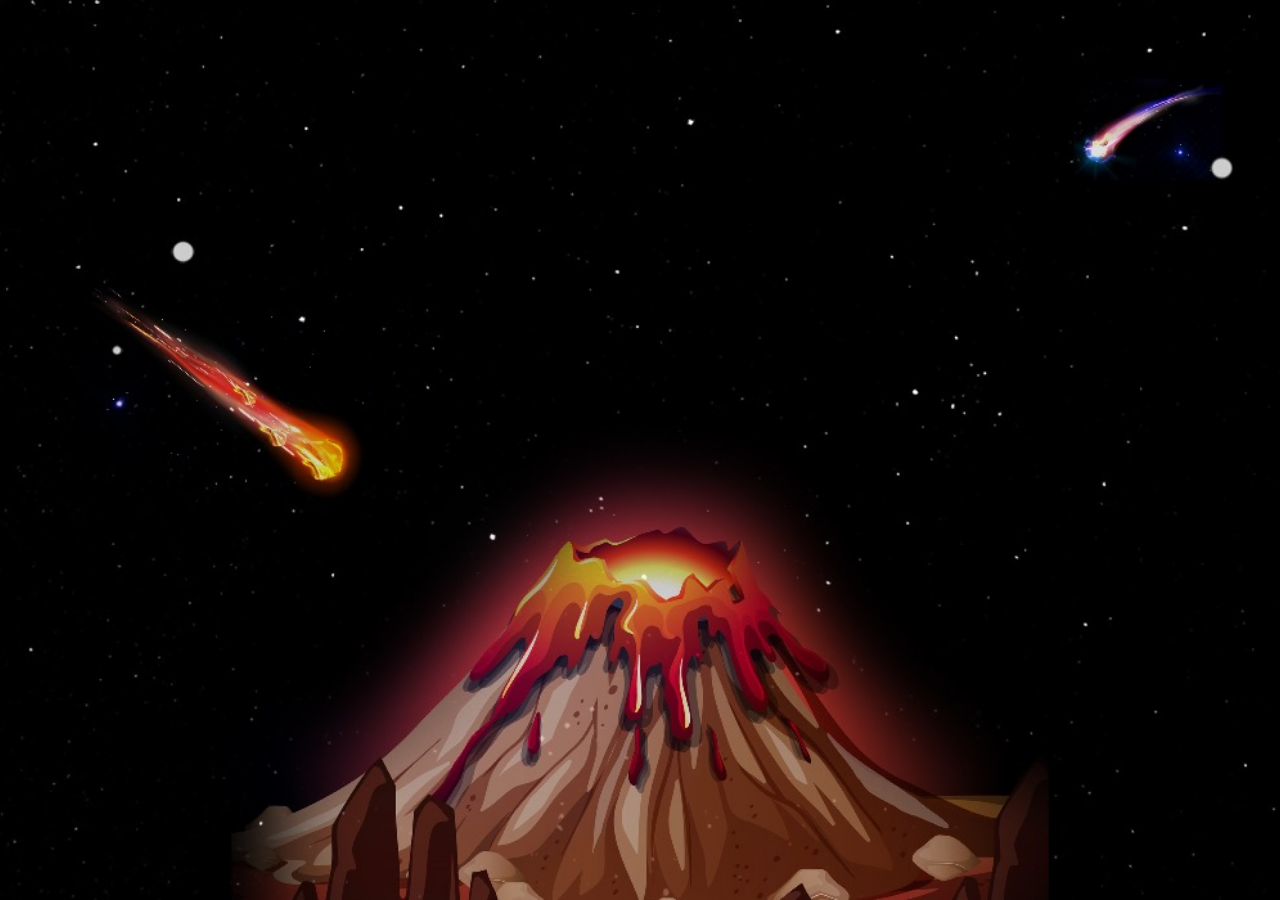
<file: static/login/index.html>
<!doctype html>
<html lang="en">

<head>
    <meta charset="utf-8" />
    <link rel="icon" href="/favicon.ico" />
   
    <title>CTFzone</title>
    <script defer="defer" src="/static/login/js/main.517ba401.js"></script>
    <link href="/static/login/css/main.21f746ce.css" rel="stylesheet">
</head>

<body><noscript></noscript>
    <div id="root"></div>
</body>

</html>
</file>
<file: static/login/css/main.21f746ce.css>
body {
  -webkit-font-smoothing: antialiased;
  -moz-osx-font-smoothing: grayscale;
  font-family: -apple-system, BlinkMacSystemFont, Segoe UI, Roboto, Oxygen,
    Ubuntu, Cantarell, Fira Sans, Droid Sans, Helvetica Neue, sans-serif;
}
code {
  font-family: source-code-pro, Menlo, Monaco, Consolas, Courier New, monospace;
}
body {
  align-items: center;
  -webkit-backdrop-filter: blur(0);
  backdrop-filter: blur(0);
  background: url(/static/media/login.b3d6bb5cd932265d8024.jpg) no-repeat 50%
    fixed;
  background-size: cover;
  color: #fff;
  display: flex;
  font-family: Poppins, sans-serif;
  height: 100vh;
  justify-content: center;
  margin: 0;
}
.signup-container {
  padding: 0;
  right: 50px;
  text-align: center;
  width: 300px;
}
.signup-container h2 {
  color: #fff;
  font-size: 2.5rem;
  margin-bottom: 20px;
}
.signup-container p {
  color: #bbb;
  font-size: 1.2rem;
  margin-bottom: 30px;
}
.signup-form {
  display: flex;
  flex-direction: column;
}
.signup-form label {
  color: #bbb;
  font-size: 1.2rem;
  margin-bottom: 10px;
  text-align: left;
}
.signup-form input {
  background: #ffffff1a;
  border: none;
  border-radius: 30px;
  box-shadow: none;
  color: #fff;
  font-size: 1.1rem;
  justify-content: center;
  margin-bottom: 20px;
  margin-right: 100px;
  outline: none;
  padding: 15px;
  transition: all 0.3s ease-in-out;
  width: 100%;
}
.signup-form input::placeholder {
  color: #ddd;
}
.signup-form input:focus {
  background: #fff3;
  box-shadow: 0 0 15px #fff9;
}
.signup-form .password-container {
  position: relative;
}
.signup-form .password-container input {
  padding-right: 100px;
}
.signup-form .password-container i {
  color: #bbb;
  cursor: pointer;
  position: absolute;
  right: 50px;
  top: 50%;
  transform: translateY(-50%);
}
.signup-form button {
  background-color: #f58a42;
  border: none;
  border-radius: 30px;
  box-shadow: none;
  color: #fff;
  cursor: pointer;
  font-size: 1.2rem;
  margin-left: 10px;
  margin-right: 0;
  padding: 15px;
  right: 50px;
  transition: background-color 0.3s ease, transform 0.3s ease;
}
.login-form button:hover,
.signup-form button:hover {
  background-color: #e06727;
  transform: translateY(-3px);
}
.signup-form button:active {
  transform: translateY(1px);
}
.options {
  align-items: center;
  display: flex;
  font-size: 1rem;
  gap: 7px;
  justify-content: center;
}
.options a {
  color: #f58a42;
  text-decoration: none;
}
.options a:hover {
  text-decoration: underline;
}
.input-group-text {
  align-items: center;
  display: flex;
  font-size: 1rem;
  font-weight: 400;
  line-height: 1.5;
  padding: 0.375rem 0.75rem;
  text-align: center;
  white-space: nowrap;
}
.input-group {
  background: none;
  box-shadow: none;
}
.input-group-text i,
.input-group-text:hover i {
  color: #f58a42;
}
.form-control-span {
  border: #e06727;
  cursor: pointer;
  height: 0;
  padding: 0;
  position: absolute;
  right: 30px;
  top: 35%;
  width: 0;
}
/*!
 * Bootstrap Icons v1.11.3 (https://icons.getbootstrap.com/)
 * Copyright 2019-2024 The Bootstrap Authors
 * Licensed under MIT (https://github.com/twbs/icons/blob/main/LICENSE)
 */
@font-face {
  font-display: block;
  font-family: bootstrap-icons;
  src: url(/static/login/media/bootstrap-icons.b7bcc075b395c14ce8c2.woff2)
      format("woff2"),
    url(/static/login/media/bootstrap-icons.39795c0b4513de014cf8.woff) format("woff");
}
.bi:before,
[class*=" bi-"]:before,
[class^="bi-"]:before {
  font-feature-settings: normal;
  -webkit-font-smoothing: antialiased;
  -moz-osx-font-smoothing: grayscale;
  display: inline-block;
  font-family: bootstrap-icons !important;
  font-style: normal;
  font-variant: normal;
  font-weight: 400 !important;
  line-height: 1;
  text-transform: none;
  vertical-align: -0.125em;
}
.bi-123:before {
  content: "\f67f";
}
.bi-alarm-fill:before {
  content: "\f101";
}
.bi-alarm:before {
  content: "\f102";
}
.bi-align-bottom:before {
  content: "\f103";
}
.bi-align-center:before {
  content: "\f104";
}
.bi-align-end:before {
  content: "\f105";
}
.bi-align-middle:before {
  content: "\f106";
}
.bi-align-start:before {
  content: "\f107";
}
.bi-align-top:before {
  content: "\f108";
}
.bi-alt:before {
  content: "\f109";
}
.bi-app-indicator:before {
  content: "\f10a";
}
.bi-app:before {
  content: "\f10b";
}
.bi-archive-fill:before {
  content: "\f10c";
}
.bi-archive:before {
  content: "\f10d";
}
.bi-arrow-90deg-down:before {
  content: "\f10e";
}
.bi-arrow-90deg-left:before {
  content: "\f10f";
}
.bi-arrow-90deg-right:before {
  content: "\f110";
}
.bi-arrow-90deg-up:before {
  content: "\f111";
}
.bi-arrow-bar-down:before {
  content: "\f112";
}
.bi-arrow-bar-left:before {
  content: "\f113";
}
.bi-arrow-bar-right:before {
  content: "\f114";
}
.bi-arrow-bar-up:before {
  content: "\f115";
}
.bi-arrow-clockwise:before {
  content: "\f116";
}
.bi-arrow-counterclockwise:before {
  content: "\f117";
}
.bi-arrow-down-circle-fill:before {
  content: "\f118";
}
.bi-arrow-down-circle:before {
  content: "\f119";
}
.bi-arrow-down-left-circle-fill:before {
  content: "\f11a";
}
.bi-arrow-down-left-circle:before {
  content: "\f11b";
}
.bi-arrow-down-left-square-fill:before {
  content: "\f11c";
}
.bi-arrow-down-left-square:before {
  content: "\f11d";
}
.bi-arrow-down-left:before {
  content: "\f11e";
}
.bi-arrow-down-right-circle-fill:before {
  content: "\f11f";
}
.bi-arrow-down-right-circle:before {
  content: "\f120";
}
.bi-arrow-down-right-square-fill:before {
  content: "\f121";
}
.bi-arrow-down-right-square:before {
  content: "\f122";
}
.bi-arrow-down-right:before {
  content: "\f123";
}
.bi-arrow-down-short:before {
  content: "\f124";
}
.bi-arrow-down-square-fill:before {
  content: "\f125";
}
.bi-arrow-down-square:before {
  content: "\f126";
}
.bi-arrow-down-up:before {
  content: "\f127";
}
.bi-arrow-down:before {
  content: "\f128";
}
.bi-arrow-left-circle-fill:before {
  content: "\f129";
}
.bi-arrow-left-circle:before {
  content: "\f12a";
}
.bi-arrow-left-right:before {
  content: "\f12b";
}
.bi-arrow-left-short:before {
  content: "\f12c";
}
.bi-arrow-left-square-fill:before {
  content: "\f12d";
}
.bi-arrow-left-square:before {
  content: "\f12e";
}
.bi-arrow-left:before {
  content: "\f12f";
}
.bi-arrow-repeat:before {
  content: "\f130";
}
.bi-arrow-return-left:before {
  content: "\f131";
}
.bi-arrow-return-right:before {
  content: "\f132";
}
.bi-arrow-right-circle-fill:before {
  content: "\f133";
}
.bi-arrow-right-circle:before {
  content: "\f134";
}
.bi-arrow-right-short:before {
  content: "\f135";
}
.bi-arrow-right-square-fill:before {
  content: "\f136";
}
.bi-arrow-right-square:before {
  content: "\f137";
}
.bi-arrow-right:before {
  content: "\f138";
}
.bi-arrow-up-circle-fill:before {
  content: "\f139";
}
.bi-arrow-up-circle:before {
  content: "\f13a";
}
.bi-arrow-up-left-circle-fill:before {
  content: "\f13b";
}
.bi-arrow-up-left-circle:before {
  content: "\f13c";
}
.bi-arrow-up-left-square-fill:before {
  content: "\f13d";
}
.bi-arrow-up-left-square:before {
  content: "\f13e";
}
.bi-arrow-up-left:before {
  content: "\f13f";
}
.bi-arrow-up-right-circle-fill:before {
  content: "\f140";
}
.bi-arrow-up-right-circle:before {
  content: "\f141";
}
.bi-arrow-up-right-square-fill:before {
  content: "\f142";
}
.bi-arrow-up-right-square:before {
  content: "\f143";
}
.bi-arrow-up-right:before {
  content: "\f144";
}
.bi-arrow-up-short:before {
  content: "\f145";
}
.bi-arrow-up-square-fill:before {
  content: "\f146";
}
.bi-arrow-up-square:before {
  content: "\f147";
}
.bi-arrow-up:before {
  content: "\f148";
}
.bi-arrows-angle-contract:before {
  content: "\f149";
}
.bi-arrows-angle-expand:before {
  content: "\f14a";
}
.bi-arrows-collapse:before {
  content: "\f14b";
}
.bi-arrows-expand:before {
  content: "\f14c";
}
.bi-arrows-fullscreen:before {
  content: "\f14d";
}
.bi-arrows-move:before {
  content: "\f14e";
}
.bi-aspect-ratio-fill:before {
  content: "\f14f";
}
.bi-aspect-ratio:before {
  content: "\f150";
}
.bi-asterisk:before {
  content: "\f151";
}
.bi-at:before {
  content: "\f152";
}
.bi-award-fill:before {
  content: "\f153";
}
.bi-award:before {
  content: "\f154";
}
.bi-back:before {
  content: "\f155";
}
.bi-backspace-fill:before {
  content: "\f156";
}
.bi-backspace-reverse-fill:before {
  content: "\f157";
}
.bi-backspace-reverse:before {
  content: "\f158";
}
.bi-backspace:before {
  content: "\f159";
}
.bi-badge-3d-fill:before {
  content: "\f15a";
}
.bi-badge-3d:before {
  content: "\f15b";
}
.bi-badge-4k-fill:before {
  content: "\f15c";
}
.bi-badge-4k:before {
  content: "\f15d";
}
.bi-badge-8k-fill:before {
  content: "\f15e";
}
.bi-badge-8k:before {
  content: "\f15f";
}
.bi-badge-ad-fill:before {
  content: "\f160";
}
.bi-badge-ad:before {
  content: "\f161";
}
.bi-badge-ar-fill:before {
  content: "\f162";
}
.bi-badge-ar:before {
  content: "\f163";
}
.bi-badge-cc-fill:before {
  content: "\f164";
}
.bi-badge-cc:before {
  content: "\f165";
}
.bi-badge-hd-fill:before {
  content: "\f166";
}
.bi-badge-hd:before {
  content: "\f167";
}
.bi-badge-tm-fill:before {
  content: "\f168";
}
.bi-badge-tm:before {
  content: "\f169";
}
.bi-badge-vo-fill:before {
  content: "\f16a";
}
.bi-badge-vo:before {
  content: "\f16b";
}
.bi-badge-vr-fill:before {
  content: "\f16c";
}
.bi-badge-vr:before {
  content: "\f16d";
}
.bi-badge-wc-fill:before {
  content: "\f16e";
}
.bi-badge-wc:before {
  content: "\f16f";
}
.bi-bag-check-fill:before {
  content: "\f170";
}
.bi-bag-check:before {
  content: "\f171";
}
.bi-bag-dash-fill:before {
  content: "\f172";
}
.bi-bag-dash:before {
  content: "\f173";
}
.bi-bag-fill:before {
  content: "\f174";
}
.bi-bag-plus-fill:before {
  content: "\f175";
}
.bi-bag-plus:before {
  content: "\f176";
}
.bi-bag-x-fill:before {
  content: "\f177";
}
.bi-bag-x:before {
  content: "\f178";
}
.bi-bag:before {
  content: "\f179";
}
.bi-bar-chart-fill:before {
  content: "\f17a";
}
.bi-bar-chart-line-fill:before {
  content: "\f17b";
}
.bi-bar-chart-line:before {
  content: "\f17c";
}
.bi-bar-chart-steps:before {
  content: "\f17d";
}
.bi-bar-chart:before {
  content: "\f17e";
}
.bi-basket-fill:before {
  content: "\f17f";
}
.bi-basket:before {
  content: "\f180";
}
.bi-basket2-fill:before {
  content: "\f181";
}
.bi-basket2:before {
  content: "\f182";
}
.bi-basket3-fill:before {
  content: "\f183";
}
.bi-basket3:before {
  content: "\f184";
}
.bi-battery-charging:before {
  content: "\f185";
}
.bi-battery-full:before {
  content: "\f186";
}
.bi-battery-half:before {
  content: "\f187";
}
.bi-battery:before {
  content: "\f188";
}
.bi-bell-fill:before {
  content: "\f189";
}
.bi-bell:before {
  content: "\f18a";
}
.bi-bezier:before {
  content: "\f18b";
}
.bi-bezier2:before {
  content: "\f18c";
}
.bi-bicycle:before {
  content: "\f18d";
}
.bi-binoculars-fill:before {
  content: "\f18e";
}
.bi-binoculars:before {
  content: "\f18f";
}
.bi-blockquote-left:before {
  content: "\f190";
}
.bi-blockquote-right:before {
  content: "\f191";
}
.bi-book-fill:before {
  content: "\f192";
}
.bi-book-half:before {
  content: "\f193";
}
.bi-book:before {
  content: "\f194";
}
.bi-bookmark-check-fill:before {
  content: "\f195";
}
.bi-bookmark-check:before {
  content: "\f196";
}
.bi-bookmark-dash-fill:before {
  content: "\f197";
}
.bi-bookmark-dash:before {
  content: "\f198";
}
.bi-bookmark-fill:before {
  content: "\f199";
}
.bi-bookmark-heart-fill:before {
  content: "\f19a";
}
.bi-bookmark-heart:before {
  content: "\f19b";
}
.bi-bookmark-plus-fill:before {
  content: "\f19c";
}
.bi-bookmark-plus:before {
  content: "\f19d";
}
.bi-bookmark-star-fill:before {
  content: "\f19e";
}
.bi-bookmark-star:before {
  content: "\f19f";
}
.bi-bookmark-x-fill:before {
  content: "\f1a0";
}
.bi-bookmark-x:before {
  content: "\f1a1";
}
.bi-bookmark:before {
  content: "\f1a2";
}
.bi-bookmarks-fill:before {
  content: "\f1a3";
}
.bi-bookmarks:before {
  content: "\f1a4";
}
.bi-bookshelf:before {
  content: "\f1a5";
}
.bi-bootstrap-fill:before {
  content: "\f1a6";
}
.bi-bootstrap-reboot:before {
  content: "\f1a7";
}
.bi-bootstrap:before {
  content: "\f1a8";
}
.bi-border-all:before {
  content: "\f1a9";
}
.bi-border-bottom:before {
  content: "\f1aa";
}
.bi-border-center:before {
  content: "\f1ab";
}
.bi-border-inner:before {
  content: "\f1ac";
}
.bi-border-left:before {
  content: "\f1ad";
}
.bi-border-middle:before {
  content: "\f1ae";
}
.bi-border-outer:before {
  content: "\f1af";
}
.bi-border-right:before {
  content: "\f1b0";
}
.bi-border-style:before {
  content: "\f1b1";
}
.bi-border-top:before {
  content: "\f1b2";
}
.bi-border-width:before {
  content: "\f1b3";
}
.bi-border:before {
  content: "\f1b4";
}
.bi-bounding-box-circles:before {
  content: "\f1b5";
}
.bi-bounding-box:before {
  content: "\f1b6";
}
.bi-box-arrow-down-left:before {
  content: "\f1b7";
}
.bi-box-arrow-down-right:before {
  content: "\f1b8";
}
.bi-box-arrow-down:before {
  content: "\f1b9";
}
.bi-box-arrow-in-down-left:before {
  content: "\f1ba";
}
.bi-box-arrow-in-down-right:before {
  content: "\f1bb";
}
.bi-box-arrow-in-down:before {
  content: "\f1bc";
}
.bi-box-arrow-in-left:before {
  content: "\f1bd";
}
.bi-box-arrow-in-right:before {
  content: "\f1be";
}
.bi-box-arrow-in-up-left:before {
  content: "\f1bf";
}
.bi-box-arrow-in-up-right:before {
  content: "\f1c0";
}
.bi-box-arrow-in-up:before {
  content: "\f1c1";
}
.bi-box-arrow-left:before {
  content: "\f1c2";
}
.bi-box-arrow-right:before {
  content: "\f1c3";
}
.bi-box-arrow-up-left:before {
  content: "\f1c4";
}
.bi-box-arrow-up-right:before {
  content: "\f1c5";
}
.bi-box-arrow-up:before {
  content: "\f1c6";
}
.bi-box-seam:before {
  content: "\f1c7";
}
.bi-box:before {
  content: "\f1c8";
}
.bi-braces:before {
  content: "\f1c9";
}
.bi-bricks:before {
  content: "\f1ca";
}
.bi-briefcase-fill:before {
  content: "\f1cb";
}
.bi-briefcase:before {
  content: "\f1cc";
}
.bi-brightness-alt-high-fill:before {
  content: "\f1cd";
}
.bi-brightness-alt-high:before {
  content: "\f1ce";
}
.bi-brightness-alt-low-fill:before {
  content: "\f1cf";
}
.bi-brightness-alt-low:before {
  content: "\f1d0";
}
.bi-brightness-high-fill:before {
  content: "\f1d1";
}
.bi-brightness-high:before {
  content: "\f1d2";
}
.bi-brightness-low-fill:before {
  content: "\f1d3";
}
.bi-brightness-low:before {
  content: "\f1d4";
}
.bi-broadcast-pin:before {
  content: "\f1d5";
}
.bi-broadcast:before {
  content: "\f1d6";
}
.bi-brush-fill:before {
  content: "\f1d7";
}
.bi-brush:before {
  content: "\f1d8";
}
.bi-bucket-fill:before {
  content: "\f1d9";
}
.bi-bucket:before {
  content: "\f1da";
}
.bi-bug-fill:before {
  content: "\f1db";
}
.bi-bug:before {
  content: "\f1dc";
}
.bi-building:before {
  content: "\f1dd";
}
.bi-bullseye:before {
  content: "\f1de";
}
.bi-calculator-fill:before {
  content: "\f1df";
}
.bi-calculator:before {
  content: "\f1e0";
}
.bi-calendar-check-fill:before {
  content: "\f1e1";
}
.bi-calendar-check:before {
  content: "\f1e2";
}
.bi-calendar-date-fill:before {
  content: "\f1e3";
}
.bi-calendar-date:before {
  content: "\f1e4";
}
.bi-calendar-day-fill:before {
  content: "\f1e5";
}
.bi-calendar-day:before {
  content: "\f1e6";
}
.bi-calendar-event-fill:before {
  content: "\f1e7";
}
.bi-calendar-event:before {
  content: "\f1e8";
}
.bi-calendar-fill:before {
  content: "\f1e9";
}
.bi-calendar-minus-fill:before {
  content: "\f1ea";
}
.bi-calendar-minus:before {
  content: "\f1eb";
}
.bi-calendar-month-fill:before {
  content: "\f1ec";
}
.bi-calendar-month:before {
  content: "\f1ed";
}
.bi-calendar-plus-fill:before {
  content: "\f1ee";
}
.bi-calendar-plus:before {
  content: "\f1ef";
}
.bi-calendar-range-fill:before {
  content: "\f1f0";
}
.bi-calendar-range:before {
  content: "\f1f1";
}
.bi-calendar-week-fill:before {
  content: "\f1f2";
}
.bi-calendar-week:before {
  content: "\f1f3";
}
.bi-calendar-x-fill:before {
  content: "\f1f4";
}
.bi-calendar-x:before {
  content: "\f1f5";
}
.bi-calendar:before {
  content: "\f1f6";
}
.bi-calendar2-check-fill:before {
  content: "\f1f7";
}
.bi-calendar2-check:before {
  content: "\f1f8";
}
.bi-calendar2-date-fill:before {
  content: "\f1f9";
}
.bi-calendar2-date:before {
  content: "\f1fa";
}
.bi-calendar2-day-fill:before {
  content: "\f1fb";
}
.bi-calendar2-day:before {
  content: "\f1fc";
}
.bi-calendar2-event-fill:before {
  content: "\f1fd";
}
.bi-calendar2-event:before {
  content: "\f1fe";
}
.bi-calendar2-fill:before {
  content: "\f1ff";
}
.bi-calendar2-minus-fill:before {
  content: "\f200";
}
.bi-calendar2-minus:before {
  content: "\f201";
}
.bi-calendar2-month-fill:before {
  content: "\f202";
}
.bi-calendar2-month:before {
  content: "\f203";
}
.bi-calendar2-plus-fill:before {
  content: "\f204";
}
.bi-calendar2-plus:before {
  content: "\f205";
}
.bi-calendar2-range-fill:before {
  content: "\f206";
}
.bi-calendar2-range:before {
  content: "\f207";
}
.bi-calendar2-week-fill:before {
  content: "\f208";
}
.bi-calendar2-week:before {
  content: "\f209";
}
.bi-calendar2-x-fill:before {
  content: "\f20a";
}
.bi-calendar2-x:before {
  content: "\f20b";
}
.bi-calendar2:before {
  content: "\f20c";
}
.bi-calendar3-event-fill:before {
  content: "\f20d";
}
.bi-calendar3-event:before {
  content: "\f20e";
}
.bi-calendar3-fill:before {
  content: "\f20f";
}
.bi-calendar3-range-fill:before {
  content: "\f210";
}
.bi-calendar3-range:before {
  content: "\f211";
}
.bi-calendar3-week-fill:before {
  content: "\f212";
}
.bi-calendar3-week:before {
  content: "\f213";
}
.bi-calendar3:before {
  content: "\f214";
}
.bi-calendar4-event:before {
  content: "\f215";
}
.bi-calendar4-range:before {
  content: "\f216";
}
.bi-calendar4-week:before {
  content: "\f217";
}
.bi-calendar4:before {
  content: "\f218";
}
.bi-camera-fill:before {
  content: "\f219";
}
.bi-camera-reels-fill:before {
  content: "\f21a";
}
.bi-camera-reels:before {
  content: "\f21b";
}
.bi-camera-video-fill:before {
  content: "\f21c";
}
.bi-camera-video-off-fill:before {
  content: "\f21d";
}
.bi-camera-video-off:before {
  content: "\f21e";
}
.bi-camera-video:before {
  content: "\f21f";
}
.bi-camera:before {
  content: "\f220";
}
.bi-camera2:before {
  content: "\f221";
}
.bi-capslock-fill:before {
  content: "\f222";
}
.bi-capslock:before {
  content: "\f223";
}
.bi-card-checklist:before {
  content: "\f224";
}
.bi-card-heading:before {
  content: "\f225";
}
.bi-card-image:before {
  content: "\f226";
}
.bi-card-list:before {
  content: "\f227";
}
.bi-card-text:before {
  content: "\f228";
}
.bi-caret-down-fill:before {
  content: "\f229";
}
.bi-caret-down-square-fill:before {
  content: "\f22a";
}
.bi-caret-down-square:before {
  content: "\f22b";
}
.bi-caret-down:before {
  content: "\f22c";
}
.bi-caret-left-fill:before {
  content: "\f22d";
}
.bi-caret-left-square-fill:before {
  content: "\f22e";
}
.bi-caret-left-square:before {
  content: "\f22f";
}
.bi-caret-left:before {
  content: "\f230";
}
.bi-caret-right-fill:before {
  content: "\f231";
}
.bi-caret-right-square-fill:before {
  content: "\f232";
}
.bi-caret-right-square:before {
  content: "\f233";
}
.bi-caret-right:before {
  content: "\f234";
}
.bi-caret-up-fill:before {
  content: "\f235";
}
.bi-caret-up-square-fill:before {
  content: "\f236";
}
.bi-caret-up-square:before {
  content: "\f237";
}
.bi-caret-up:before {
  content: "\f238";
}
.bi-cart-check-fill:before {
  content: "\f239";
}
.bi-cart-check:before {
  content: "\f23a";
}
.bi-cart-dash-fill:before {
  content: "\f23b";
}
.bi-cart-dash:before {
  content: "\f23c";
}
.bi-cart-fill:before {
  content: "\f23d";
}
.bi-cart-plus-fill:before {
  content: "\f23e";
}
.bi-cart-plus:before {
  content: "\f23f";
}
.bi-cart-x-fill:before {
  content: "\f240";
}
.bi-cart-x:before {
  content: "\f241";
}
.bi-cart:before {
  content: "\f242";
}
.bi-cart2:before {
  content: "\f243";
}
.bi-cart3:before {
  content: "\f244";
}
.bi-cart4:before {
  content: "\f245";
}
.bi-cash-stack:before {
  content: "\f246";
}
.bi-cash:before {
  content: "\f247";
}
.bi-cast:before {
  content: "\f248";
}
.bi-chat-dots-fill:before {
  content: "\f249";
}
.bi-chat-dots:before {
  content: "\f24a";
}
.bi-chat-fill:before {
  content: "\f24b";
}
.bi-chat-left-dots-fill:before {
  content: "\f24c";
}
.bi-chat-left-dots:before {
  content: "\f24d";
}
.bi-chat-left-fill:before {
  content: "\f24e";
}
.bi-chat-left-quote-fill:before {
  content: "\f24f";
}
.bi-chat-left-quote:before {
  content: "\f250";
}
.bi-chat-left-text-fill:before {
  content: "\f251";
}
.bi-chat-left-text:before {
  content: "\f252";
}
.bi-chat-left:before {
  content: "\f253";
}
.bi-chat-quote-fill:before {
  content: "\f254";
}
.bi-chat-quote:before {
  content: "\f255";
}
.bi-chat-right-dots-fill:before {
  content: "\f256";
}
.bi-chat-right-dots:before {
  content: "\f257";
}
.bi-chat-right-fill:before {
  content: "\f258";
}
.bi-chat-right-quote-fill:before {
  content: "\f259";
}
.bi-chat-right-quote:before {
  content: "\f25a";
}
.bi-chat-right-text-fill:before {
  content: "\f25b";
}
.bi-chat-right-text:before {
  content: "\f25c";
}
.bi-chat-right:before {
  content: "\f25d";
}
.bi-chat-square-dots-fill:before {
  content: "\f25e";
}
.bi-chat-square-dots:before {
  content: "\f25f";
}
.bi-chat-square-fill:before {
  content: "\f260";
}
.bi-chat-square-quote-fill:before {
  content: "\f261";
}
.bi-chat-square-quote:before {
  content: "\f262";
}
.bi-chat-square-text-fill:before {
  content: "\f263";
}
.bi-chat-square-text:before {
  content: "\f264";
}
.bi-chat-square:before {
  content: "\f265";
}
.bi-chat-text-fill:before {
  content: "\f266";
}
.bi-chat-text:before {
  content: "\f267";
}
.bi-chat:before {
  content: "\f268";
}
.bi-check-all:before {
  content: "\f269";
}
.bi-check-circle-fill:before {
  content: "\f26a";
}
.bi-check-circle:before {
  content: "\f26b";
}
.bi-check-square-fill:before {
  content: "\f26c";
}
.bi-check-square:before {
  content: "\f26d";
}
.bi-check:before {
  content: "\f26e";
}
.bi-check2-all:before {
  content: "\f26f";
}
.bi-check2-circle:before {
  content: "\f270";
}
.bi-check2-square:before {
  content: "\f271";
}
.bi-check2:before {
  content: "\f272";
}
.bi-chevron-bar-contract:before {
  content: "\f273";
}
.bi-chevron-bar-down:before {
  content: "\f274";
}
.bi-chevron-bar-expand:before {
  content: "\f275";
}
.bi-chevron-bar-left:before {
  content: "\f276";
}
.bi-chevron-bar-right:before {
  content: "\f277";
}
.bi-chevron-bar-up:before {
  content: "\f278";
}
.bi-chevron-compact-down:before {
  content: "\f279";
}
.bi-chevron-compact-left:before {
  content: "\f27a";
}
.bi-chevron-compact-right:before {
  content: "\f27b";
}
.bi-chevron-compact-up:before {
  content: "\f27c";
}
.bi-chevron-contract:before {
  content: "\f27d";
}
.bi-chevron-double-down:before {
  content: "\f27e";
}
.bi-chevron-double-left:before {
  content: "\f27f";
}
.bi-chevron-double-right:before {
  content: "\f280";
}
.bi-chevron-double-up:before {
  content: "\f281";
}
.bi-chevron-down:before {
  content: "\f282";
}
.bi-chevron-expand:before {
  content: "\f283";
}
.bi-chevron-left:before {
  content: "\f284";
}
.bi-chevron-right:before {
  content: "\f285";
}
.bi-chevron-up:before {
  content: "\f286";
}
.bi-circle-fill:before {
  content: "\f287";
}
.bi-circle-half:before {
  content: "\f288";
}
.bi-circle-square:before {
  content: "\f289";
}
.bi-circle:before {
  content: "\f28a";
}
.bi-clipboard-check:before {
  content: "\f28b";
}
.bi-clipboard-data:before {
  content: "\f28c";
}
.bi-clipboard-minus:before {
  content: "\f28d";
}
.bi-clipboard-plus:before {
  content: "\f28e";
}
.bi-clipboard-x:before {
  content: "\f28f";
}
.bi-clipboard:before {
  content: "\f290";
}
.bi-clock-fill:before {
  content: "\f291";
}
.bi-clock-history:before {
  content: "\f292";
}
.bi-clock:before {
  content: "\f293";
}
.bi-cloud-arrow-down-fill:before {
  content: "\f294";
}
.bi-cloud-arrow-down:before {
  content: "\f295";
}
.bi-cloud-arrow-up-fill:before {
  content: "\f296";
}
.bi-cloud-arrow-up:before {
  content: "\f297";
}
.bi-cloud-check-fill:before {
  content: "\f298";
}
.bi-cloud-check:before {
  content: "\f299";
}
.bi-cloud-download-fill:before {
  content: "\f29a";
}
.bi-cloud-download:before {
  content: "\f29b";
}
.bi-cloud-drizzle-fill:before {
  content: "\f29c";
}
.bi-cloud-drizzle:before {
  content: "\f29d";
}
.bi-cloud-fill:before {
  content: "\f29e";
}
.bi-cloud-fog-fill:before {
  content: "\f29f";
}
.bi-cloud-fog:before {
  content: "\f2a0";
}
.bi-cloud-fog2-fill:before {
  content: "\f2a1";
}
.bi-cloud-fog2:before {
  content: "\f2a2";
}
.bi-cloud-hail-fill:before {
  content: "\f2a3";
}
.bi-cloud-hail:before {
  content: "\f2a4";
}
.bi-cloud-haze-fill:before {
  content: "\f2a6";
}
.bi-cloud-haze:before {
  content: "\f2a7";
}
.bi-cloud-haze2-fill:before {
  content: "\f2a8";
}
.bi-cloud-lightning-fill:before {
  content: "\f2a9";
}
.bi-cloud-lightning-rain-fill:before {
  content: "\f2aa";
}
.bi-cloud-lightning-rain:before {
  content: "\f2ab";
}
.bi-cloud-lightning:before {
  content: "\f2ac";
}
.bi-cloud-minus-fill:before {
  content: "\f2ad";
}
.bi-cloud-minus:before {
  content: "\f2ae";
}
.bi-cloud-moon-fill:before {
  content: "\f2af";
}
.bi-cloud-moon:before {
  content: "\f2b0";
}
.bi-cloud-plus-fill:before {
  content: "\f2b1";
}
.bi-cloud-plus:before {
  content: "\f2b2";
}
.bi-cloud-rain-fill:before {
  content: "\f2b3";
}
.bi-cloud-rain-heavy-fill:before {
  content: "\f2b4";
}
.bi-cloud-rain-heavy:before {
  content: "\f2b5";
}
.bi-cloud-rain:before {
  content: "\f2b6";
}
.bi-cloud-slash-fill:before {
  content: "\f2b7";
}
.bi-cloud-slash:before {
  content: "\f2b8";
}
.bi-cloud-sleet-fill:before {
  content: "\f2b9";
}
.bi-cloud-sleet:before {
  content: "\f2ba";
}
.bi-cloud-snow-fill:before {
  content: "\f2bb";
}
.bi-cloud-snow:before {
  content: "\f2bc";
}
.bi-cloud-sun-fill:before {
  content: "\f2bd";
}
.bi-cloud-sun:before {
  content: "\f2be";
}
.bi-cloud-upload-fill:before {
  content: "\f2bf";
}
.bi-cloud-upload:before {
  content: "\f2c0";
}
.bi-cloud:before {
  content: "\f2c1";
}
.bi-clouds-fill:before {
  content: "\f2c2";
}
.bi-clouds:before {
  content: "\f2c3";
}
.bi-cloudy-fill:before {
  content: "\f2c4";
}
.bi-cloudy:before {
  content: "\f2c5";
}
.bi-code-slash:before {
  content: "\f2c6";
}
.bi-code-square:before {
  content: "\f2c7";
}
.bi-code:before {
  content: "\f2c8";
}
.bi-collection-fill:before {
  content: "\f2c9";
}
.bi-collection-play-fill:before {
  content: "\f2ca";
}
.bi-collection-play:before {
  content: "\f2cb";
}
.bi-collection:before {
  content: "\f2cc";
}
.bi-columns-gap:before {
  content: "\f2cd";
}
.bi-columns:before {
  content: "\f2ce";
}
.bi-command:before {
  content: "\f2cf";
}
.bi-compass-fill:before {
  content: "\f2d0";
}
.bi-compass:before {
  content: "\f2d1";
}
.bi-cone-striped:before {
  content: "\f2d2";
}
.bi-cone:before {
  content: "\f2d3";
}
.bi-controller:before {
  content: "\f2d4";
}
.bi-cpu-fill:before {
  content: "\f2d5";
}
.bi-cpu:before {
  content: "\f2d6";
}
.bi-credit-card-2-back-fill:before {
  content: "\f2d7";
}
.bi-credit-card-2-back:before {
  content: "\f2d8";
}
.bi-credit-card-2-front-fill:before {
  content: "\f2d9";
}
.bi-credit-card-2-front:before {
  content: "\f2da";
}
.bi-credit-card-fill:before {
  content: "\f2db";
}
.bi-credit-card:before {
  content: "\f2dc";
}
.bi-crop:before {
  content: "\f2dd";
}
.bi-cup-fill:before {
  content: "\f2de";
}
.bi-cup-straw:before {
  content: "\f2df";
}
.bi-cup:before {
  content: "\f2e0";
}
.bi-cursor-fill:before {
  content: "\f2e1";
}
.bi-cursor-text:before {
  content: "\f2e2";
}
.bi-cursor:before {
  content: "\f2e3";
}
.bi-dash-circle-dotted:before {
  content: "\f2e4";
}
.bi-dash-circle-fill:before {
  content: "\f2e5";
}
.bi-dash-circle:before {
  content: "\f2e6";
}
.bi-dash-square-dotted:before {
  content: "\f2e7";
}
.bi-dash-square-fill:before {
  content: "\f2e8";
}
.bi-dash-square:before {
  content: "\f2e9";
}
.bi-dash:before {
  content: "\f2ea";
}
.bi-diagram-2-fill:before {
  content: "\f2eb";
}
.bi-diagram-2:before {
  content: "\f2ec";
}
.bi-diagram-3-fill:before {
  content: "\f2ed";
}
.bi-diagram-3:before {
  content: "\f2ee";
}
.bi-diamond-fill:before {
  content: "\f2ef";
}
.bi-diamond-half:before {
  content: "\f2f0";
}
.bi-diamond:before {
  content: "\f2f1";
}
.bi-dice-1-fill:before {
  content: "\f2f2";
}
.bi-dice-1:before {
  content: "\f2f3";
}
.bi-dice-2-fill:before {
  content: "\f2f4";
}
.bi-dice-2:before {
  content: "\f2f5";
}
.bi-dice-3-fill:before {
  content: "\f2f6";
}
.bi-dice-3:before {
  content: "\f2f7";
}
.bi-dice-4-fill:before {
  content: "\f2f8";
}
.bi-dice-4:before {
  content: "\f2f9";
}
.bi-dice-5-fill:before {
  content: "\f2fa";
}
.bi-dice-5:before {
  content: "\f2fb";
}
.bi-dice-6-fill:before {
  content: "\f2fc";
}
.bi-dice-6:before {
  content: "\f2fd";
}
.bi-disc-fill:before {
  content: "\f2fe";
}
.bi-disc:before {
  content: "\f2ff";
}
.bi-discord:before {
  content: "\f300";
}
.bi-display-fill:before {
  content: "\f301";
}
.bi-display:before {
  content: "\f302";
}
.bi-distribute-horizontal:before {
  content: "\f303";
}
.bi-distribute-vertical:before {
  content: "\f304";
}
.bi-door-closed-fill:before {
  content: "\f305";
}
.bi-door-closed:before {
  content: "\f306";
}
.bi-door-open-fill:before {
  content: "\f307";
}
.bi-door-open:before {
  content: "\f308";
}
.bi-dot:before {
  content: "\f309";
}
.bi-download:before {
  content: "\f30a";
}
.bi-droplet-fill:before {
  content: "\f30b";
}
.bi-droplet-half:before {
  content: "\f30c";
}
.bi-droplet:before {
  content: "\f30d";
}
.bi-earbuds:before {
  content: "\f30e";
}
.bi-easel-fill:before {
  content: "\f30f";
}
.bi-easel:before {
  content: "\f310";
}
.bi-egg-fill:before {
  content: "\f311";
}
.bi-egg-fried:before {
  content: "\f312";
}
.bi-egg:before {
  content: "\f313";
}
.bi-eject-fill:before {
  content: "\f314";
}
.bi-eject:before {
  content: "\f315";
}
.bi-emoji-angry-fill:before {
  content: "\f316";
}
.bi-emoji-angry:before {
  content: "\f317";
}
.bi-emoji-dizzy-fill:before {
  content: "\f318";
}
.bi-emoji-dizzy:before {
  content: "\f319";
}
.bi-emoji-expressionless-fill:before {
  content: "\f31a";
}
.bi-emoji-expressionless:before {
  content: "\f31b";
}
.bi-emoji-frown-fill:before {
  content: "\f31c";
}
.bi-emoji-frown:before {
  content: "\f31d";
}
.bi-emoji-heart-eyes-fill:before {
  content: "\f31e";
}
.bi-emoji-heart-eyes:before {
  content: "\f31f";
}
.bi-emoji-laughing-fill:before {
  content: "\f320";
}
.bi-emoji-laughing:before {
  content: "\f321";
}
.bi-emoji-neutral-fill:before {
  content: "\f322";
}
.bi-emoji-neutral:before {
  content: "\f323";
}
.bi-emoji-smile-fill:before {
  content: "\f324";
}
.bi-emoji-smile-upside-down-fill:before {
  content: "\f325";
}
.bi-emoji-smile-upside-down:before {
  content: "\f326";
}
.bi-emoji-smile:before {
  content: "\f327";
}
.bi-emoji-sunglasses-fill:before {
  content: "\f328";
}
.bi-emoji-sunglasses:before {
  content: "\f329";
}
.bi-emoji-wink-fill:before {
  content: "\f32a";
}
.bi-emoji-wink:before {
  content: "\f32b";
}
.bi-envelope-fill:before {
  content: "\f32c";
}
.bi-envelope-open-fill:before {
  content: "\f32d";
}
.bi-envelope-open:before {
  content: "\f32e";
}
.bi-envelope:before {
  content: "\f32f";
}
.bi-eraser-fill:before {
  content: "\f330";
}
.bi-eraser:before {
  content: "\f331";
}
.bi-exclamation-circle-fill:before {
  content: "\f332";
}
.bi-exclamation-circle:before {
  content: "\f333";
}
.bi-exclamation-diamond-fill:before {
  content: "\f334";
}
.bi-exclamation-diamond:before {
  content: "\f335";
}
.bi-exclamation-octagon-fill:before {
  content: "\f336";
}
.bi-exclamation-octagon:before {
  content: "\f337";
}
.bi-exclamation-square-fill:before {
  content: "\f338";
}
.bi-exclamation-square:before {
  content: "\f339";
}
.bi-exclamation-triangle-fill:before {
  content: "\f33a";
}
.bi-exclamation-triangle:before {
  content: "\f33b";
}
.bi-exclamation:before {
  content: "\f33c";
}
.bi-exclude:before {
  content: "\f33d";
}
.bi-eye-fill:before {
  content: "\f33e";
}
.bi-eye-slash-fill:before {
  content: "\f33f";
}
.bi-eye-slash:before {
  content: "\f340";
}
.bi-eye:before {
  content: "\f341";
}
.bi-eyedropper:before {
  content: "\f342";
}
.bi-eyeglasses:before {
  content: "\f343";
}
.bi-facebook:before {
  content: "\f344";
}
.bi-file-arrow-down-fill:before {
  content: "\f345";
}
.bi-file-arrow-down:before {
  content: "\f346";
}
.bi-file-arrow-up-fill:before {
  content: "\f347";
}
.bi-file-arrow-up:before {
  content: "\f348";
}
.bi-file-bar-graph-fill:before {
  content: "\f349";
}
.bi-file-bar-graph:before {
  content: "\f34a";
}
.bi-file-binary-fill:before {
  content: "\f34b";
}
.bi-file-binary:before {
  content: "\f34c";
}
.bi-file-break-fill:before {
  content: "\f34d";
}
.bi-file-break:before {
  content: "\f34e";
}
.bi-file-check-fill:before {
  content: "\f34f";
}
.bi-file-check:before {
  content: "\f350";
}
.bi-file-code-fill:before {
  content: "\f351";
}
.bi-file-code:before {
  content: "\f352";
}
.bi-file-diff-fill:before {
  content: "\f353";
}
.bi-file-diff:before {
  content: "\f354";
}
.bi-file-earmark-arrow-down-fill:before {
  content: "\f355";
}
.bi-file-earmark-arrow-down:before {
  content: "\f356";
}
.bi-file-earmark-arrow-up-fill:before {
  content: "\f357";
}
.bi-file-earmark-arrow-up:before {
  content: "\f358";
}
.bi-file-earmark-bar-graph-fill:before {
  content: "\f359";
}
.bi-file-earmark-bar-graph:before {
  content: "\f35a";
}
.bi-file-earmark-binary-fill:before {
  content: "\f35b";
}
.bi-file-earmark-binary:before {
  content: "\f35c";
}
.bi-file-earmark-break-fill:before {
  content: "\f35d";
}
.bi-file-earmark-break:before {
  content: "\f35e";
}
.bi-file-earmark-check-fill:before {
  content: "\f35f";
}
.bi-file-earmark-check:before {
  content: "\f360";
}
.bi-file-earmark-code-fill:before {
  content: "\f361";
}
.bi-file-earmark-code:before {
  content: "\f362";
}
.bi-file-earmark-diff-fill:before {
  content: "\f363";
}
.bi-file-earmark-diff:before {
  content: "\f364";
}
.bi-file-earmark-easel-fill:before {
  content: "\f365";
}
.bi-file-earmark-easel:before {
  content: "\f366";
}
.bi-file-earmark-excel-fill:before {
  content: "\f367";
}
.bi-file-earmark-excel:before {
  content: "\f368";
}
.bi-file-earmark-fill:before {
  content: "\f369";
}
.bi-file-earmark-font-fill:before {
  content: "\f36a";
}
.bi-file-earmark-font:before {
  content: "\f36b";
}
.bi-file-earmark-image-fill:before {
  content: "\f36c";
}
.bi-file-earmark-image:before {
  content: "\f36d";
}
.bi-file-earmark-lock-fill:before {
  content: "\f36e";
}
.bi-file-earmark-lock:before {
  content: "\f36f";
}
.bi-file-earmark-lock2-fill:before {
  content: "\f370";
}
.bi-file-earmark-lock2:before {
  content: "\f371";
}
.bi-file-earmark-medical-fill:before {
  content: "\f372";
}
.bi-file-earmark-medical:before {
  content: "\f373";
}
.bi-file-earmark-minus-fill:before {
  content: "\f374";
}
.bi-file-earmark-minus:before {
  content: "\f375";
}
.bi-file-earmark-music-fill:before {
  content: "\f376";
}
.bi-file-earmark-music:before {
  content: "\f377";
}
.bi-file-earmark-person-fill:before {
  content: "\f378";
}
.bi-file-earmark-person:before {
  content: "\f379";
}
.bi-file-earmark-play-fill:before {
  content: "\f37a";
}
.bi-file-earmark-play:before {
  content: "\f37b";
}
.bi-file-earmark-plus-fill:before {
  content: "\f37c";
}
.bi-file-earmark-plus:before {
  content: "\f37d";
}
.bi-file-earmark-post-fill:before {
  content: "\f37e";
}
.bi-file-earmark-post:before {
  content: "\f37f";
}
.bi-file-earmark-ppt-fill:before {
  content: "\f380";
}
.bi-file-earmark-ppt:before {
  content: "\f381";
}
.bi-file-earmark-richtext-fill:before {
  content: "\f382";
}
.bi-file-earmark-richtext:before {
  content: "\f383";
}
.bi-file-earmark-ruled-fill:before {
  content: "\f384";
}
.bi-file-earmark-ruled:before {
  content: "\f385";
}
.bi-file-earmark-slides-fill:before {
  content: "\f386";
}
.bi-file-earmark-slides:before {
  content: "\f387";
}
.bi-file-earmark-spreadsheet-fill:before {
  content: "\f388";
}
.bi-file-earmark-spreadsheet:before {
  content: "\f389";
}
.bi-file-earmark-text-fill:before {
  content: "\f38a";
}
.bi-file-earmark-text:before {
  content: "\f38b";
}
.bi-file-earmark-word-fill:before {
  content: "\f38c";
}
.bi-file-earmark-word:before {
  content: "\f38d";
}
.bi-file-earmark-x-fill:before {
  content: "\f38e";
}
.bi-file-earmark-x:before {
  content: "\f38f";
}
.bi-file-earmark-zip-fill:before {
  content: "\f390";
}
.bi-file-earmark-zip:before {
  content: "\f391";
}
.bi-file-earmark:before {
  content: "\f392";
}
.bi-file-easel-fill:before {
  content: "\f393";
}
.bi-file-easel:before {
  content: "\f394";
}
.bi-file-excel-fill:before {
  content: "\f395";
}
.bi-file-excel:before {
  content: "\f396";
}
.bi-file-fill:before {
  content: "\f397";
}
.bi-file-font-fill:before {
  content: "\f398";
}
.bi-file-font:before {
  content: "\f399";
}
.bi-file-image-fill:before {
  content: "\f39a";
}
.bi-file-image:before {
  content: "\f39b";
}
.bi-file-lock-fill:before {
  content: "\f39c";
}
.bi-file-lock:before {
  content: "\f39d";
}
.bi-file-lock2-fill:before {
  content: "\f39e";
}
.bi-file-lock2:before {
  content: "\f39f";
}
.bi-file-medical-fill:before {
  content: "\f3a0";
}
.bi-file-medical:before {
  content: "\f3a1";
}
.bi-file-minus-fill:before {
  content: "\f3a2";
}
.bi-file-minus:before {
  content: "\f3a3";
}
.bi-file-music-fill:before {
  content: "\f3a4";
}
.bi-file-music:before {
  content: "\f3a5";
}
.bi-file-person-fill:before {
  content: "\f3a6";
}
.bi-file-person:before {
  content: "\f3a7";
}
.bi-file-play-fill:before {
  content: "\f3a8";
}
.bi-file-play:before {
  content: "\f3a9";
}
.bi-file-plus-fill:before {
  content: "\f3aa";
}
.bi-file-plus:before {
  content: "\f3ab";
}
.bi-file-post-fill:before {
  content: "\f3ac";
}
.bi-file-post:before {
  content: "\f3ad";
}
.bi-file-ppt-fill:before {
  content: "\f3ae";
}
.bi-file-ppt:before {
  content: "\f3af";
}
.bi-file-richtext-fill:before {
  content: "\f3b0";
}
.bi-file-richtext:before {
  content: "\f3b1";
}
.bi-file-ruled-fill:before {
  content: "\f3b2";
}
.bi-file-ruled:before {
  content: "\f3b3";
}
.bi-file-slides-fill:before {
  content: "\f3b4";
}
.bi-file-slides:before {
  content: "\f3b5";
}
.bi-file-spreadsheet-fill:before {
  content: "\f3b6";
}
.bi-file-spreadsheet:before {
  content: "\f3b7";
}
.bi-file-text-fill:before {
  content: "\f3b8";
}
.bi-file-text:before {
  content: "\f3b9";
}
.bi-file-word-fill:before {
  content: "\f3ba";
}
.bi-file-word:before {
  content: "\f3bb";
}
.bi-file-x-fill:before {
  content: "\f3bc";
}
.bi-file-x:before {
  content: "\f3bd";
}
.bi-file-zip-fill:before {
  content: "\f3be";
}
.bi-file-zip:before {
  content: "\f3bf";
}
.bi-file:before {
  content: "\f3c0";
}
.bi-files-alt:before {
  content: "\f3c1";
}
.bi-files:before {
  content: "\f3c2";
}
.bi-film:before {
  content: "\f3c3";
}
.bi-filter-circle-fill:before {
  content: "\f3c4";
}
.bi-filter-circle:before {
  content: "\f3c5";
}
.bi-filter-left:before {
  content: "\f3c6";
}
.bi-filter-right:before {
  content: "\f3c7";
}
.bi-filter-square-fill:before {
  content: "\f3c8";
}
.bi-filter-square:before {
  content: "\f3c9";
}
.bi-filter:before {
  content: "\f3ca";
}
.bi-flag-fill:before {
  content: "\f3cb";
}
.bi-flag:before {
  content: "\f3cc";
}
.bi-flower1:before {
  content: "\f3cd";
}
.bi-flower2:before {
  content: "\f3ce";
}
.bi-flower3:before {
  content: "\f3cf";
}
.bi-folder-check:before {
  content: "\f3d0";
}
.bi-folder-fill:before {
  content: "\f3d1";
}
.bi-folder-minus:before {
  content: "\f3d2";
}
.bi-folder-plus:before {
  content: "\f3d3";
}
.bi-folder-symlink-fill:before {
  content: "\f3d4";
}
.bi-folder-symlink:before {
  content: "\f3d5";
}
.bi-folder-x:before {
  content: "\f3d6";
}
.bi-folder:before {
  content: "\f3d7";
}
.bi-folder2-open:before {
  content: "\f3d8";
}
.bi-folder2:before {
  content: "\f3d9";
}
.bi-fonts:before {
  content: "\f3da";
}
.bi-forward-fill:before {
  content: "\f3db";
}
.bi-forward:before {
  content: "\f3dc";
}
.bi-front:before {
  content: "\f3dd";
}
.bi-fullscreen-exit:before {
  content: "\f3de";
}
.bi-fullscreen:before {
  content: "\f3df";
}
.bi-funnel-fill:before {
  content: "\f3e0";
}
.bi-funnel:before {
  content: "\f3e1";
}
.bi-gear-fill:before {
  content: "\f3e2";
}
.bi-gear-wide-connected:before {
  content: "\f3e3";
}
.bi-gear-wide:before {
  content: "\f3e4";
}
.bi-gear:before {
  content: "\f3e5";
}
.bi-gem:before {
  content: "\f3e6";
}
.bi-geo-alt-fill:before {
  content: "\f3e7";
}
.bi-geo-alt:before {
  content: "\f3e8";
}
.bi-geo-fill:before {
  content: "\f3e9";
}
.bi-geo:before {
  content: "\f3ea";
}
.bi-gift-fill:before {
  content: "\f3eb";
}
.bi-gift:before {
  content: "\f3ec";
}
.bi-github:before {
  content: "\f3ed";
}
.bi-globe:before {
  content: "\f3ee";
}
.bi-globe2:before {
  content: "\f3ef";
}
.bi-google:before {
  content: "\f3f0";
}
.bi-graph-down:before {
  content: "\f3f1";
}
.bi-graph-up:before {
  content: "\f3f2";
}
.bi-grid-1x2-fill:before {
  content: "\f3f3";
}
.bi-grid-1x2:before {
  content: "\f3f4";
}
.bi-grid-3x2-gap-fill:before {
  content: "\f3f5";
}
.bi-grid-3x2-gap:before {
  content: "\f3f6";
}
.bi-grid-3x2:before {
  content: "\f3f7";
}
.bi-grid-3x3-gap-fill:before {
  content: "\f3f8";
}
.bi-grid-3x3-gap:before {
  content: "\f3f9";
}
.bi-grid-3x3:before {
  content: "\f3fa";
}
.bi-grid-fill:before {
  content: "\f3fb";
}
.bi-grid:before {
  content: "\f3fc";
}
.bi-grip-horizontal:before {
  content: "\f3fd";
}
.bi-grip-vertical:before {
  content: "\f3fe";
}
.bi-hammer:before {
  content: "\f3ff";
}
.bi-hand-index-fill:before {
  content: "\f400";
}
.bi-hand-index-thumb-fill:before {
  content: "\f401";
}
.bi-hand-index-thumb:before {
  content: "\f402";
}
.bi-hand-index:before {
  content: "\f403";
}
.bi-hand-thumbs-down-fill:before {
  content: "\f404";
}
.bi-hand-thumbs-down:before {
  content: "\f405";
}
.bi-hand-thumbs-up-fill:before {
  content: "\f406";
}
.bi-hand-thumbs-up:before {
  content: "\f407";
}
.bi-handbag-fill:before {
  content: "\f408";
}
.bi-handbag:before {
  content: "\f409";
}
.bi-hash:before {
  content: "\f40a";
}
.bi-hdd-fill:before {
  content: "\f40b";
}
.bi-hdd-network-fill:before {
  content: "\f40c";
}
.bi-hdd-network:before {
  content: "\f40d";
}
.bi-hdd-rack-fill:before {
  content: "\f40e";
}
.bi-hdd-rack:before {
  content: "\f40f";
}
.bi-hdd-stack-fill:before {
  content: "\f410";
}
.bi-hdd-stack:before {
  content: "\f411";
}
.bi-hdd:before {
  content: "\f412";
}
.bi-headphones:before {
  content: "\f413";
}
.bi-headset:before {
  content: "\f414";
}
.bi-heart-fill:before {
  content: "\f415";
}
.bi-heart-half:before {
  content: "\f416";
}
.bi-heart:before {
  content: "\f417";
}
.bi-heptagon-fill:before {
  content: "\f418";
}
.bi-heptagon-half:before {
  content: "\f419";
}
.bi-heptagon:before {
  content: "\f41a";
}
.bi-hexagon-fill:before {
  content: "\f41b";
}
.bi-hexagon-half:before {
  content: "\f41c";
}
.bi-hexagon:before {
  content: "\f41d";
}
.bi-hourglass-bottom:before {
  content: "\f41e";
}
.bi-hourglass-split:before {
  content: "\f41f";
}
.bi-hourglass-top:before {
  content: "\f420";
}
.bi-hourglass:before {
  content: "\f421";
}
.bi-house-door-fill:before {
  content: "\f422";
}
.bi-house-door:before {
  content: "\f423";
}
.bi-house-fill:before {
  content: "\f424";
}
.bi-house:before {
  content: "\f425";
}
.bi-hr:before {
  content: "\f426";
}
.bi-hurricane:before {
  content: "\f427";
}
.bi-image-alt:before {
  content: "\f428";
}
.bi-image-fill:before {
  content: "\f429";
}
.bi-image:before {
  content: "\f42a";
}
.bi-images:before {
  content: "\f42b";
}
.bi-inbox-fill:before {
  content: "\f42c";
}
.bi-inbox:before {
  content: "\f42d";
}
.bi-inboxes-fill:before {
  content: "\f42e";
}
.bi-inboxes:before {
  content: "\f42f";
}
.bi-info-circle-fill:before {
  content: "\f430";
}
.bi-info-circle:before {
  content: "\f431";
}
.bi-info-square-fill:before {
  content: "\f432";
}
.bi-info-square:before {
  content: "\f433";
}
.bi-info:before {
  content: "\f434";
}
.bi-input-cursor-text:before {
  content: "\f435";
}
.bi-input-cursor:before {
  content: "\f436";
}
.bi-instagram:before {
  content: "\f437";
}
.bi-intersect:before {
  content: "\f438";
}
.bi-journal-album:before {
  content: "\f439";
}
.bi-journal-arrow-down:before {
  content: "\f43a";
}
.bi-journal-arrow-up:before {
  content: "\f43b";
}
.bi-journal-bookmark-fill:before {
  content: "\f43c";
}
.bi-journal-bookmark:before {
  content: "\f43d";
}
.bi-journal-check:before {
  content: "\f43e";
}
.bi-journal-code:before {
  content: "\f43f";
}
.bi-journal-medical:before {
  content: "\f440";
}
.bi-journal-minus:before {
  content: "\f441";
}
.bi-journal-plus:before {
  content: "\f442";
}
.bi-journal-richtext:before {
  content: "\f443";
}
.bi-journal-text:before {
  content: "\f444";
}
.bi-journal-x:before {
  content: "\f445";
}
.bi-journal:before {
  content: "\f446";
}
.bi-journals:before {
  content: "\f447";
}
.bi-joystick:before {
  content: "\f448";
}
.bi-justify-left:before {
  content: "\f449";
}
.bi-justify-right:before {
  content: "\f44a";
}
.bi-justify:before {
  content: "\f44b";
}
.bi-kanban-fill:before {
  content: "\f44c";
}
.bi-kanban:before {
  content: "\f44d";
}
.bi-key-fill:before {
  content: "\f44e";
}
.bi-key:before {
  content: "\f44f";
}
.bi-keyboard-fill:before {
  content: "\f450";
}
.bi-keyboard:before {
  content: "\f451";
}
.bi-ladder:before {
  content: "\f452";
}
.bi-lamp-fill:before {
  content: "\f453";
}
.bi-lamp:before {
  content: "\f454";
}
.bi-laptop-fill:before {
  content: "\f455";
}
.bi-laptop:before {
  content: "\f456";
}
.bi-layer-backward:before {
  content: "\f457";
}
.bi-layer-forward:before {
  content: "\f458";
}
.bi-layers-fill:before {
  content: "\f459";
}
.bi-layers-half:before {
  content: "\f45a";
}
.bi-layers:before {
  content: "\f45b";
}
.bi-layout-sidebar-inset-reverse:before {
  content: "\f45c";
}
.bi-layout-sidebar-inset:before {
  content: "\f45d";
}
.bi-layout-sidebar-reverse:before {
  content: "\f45e";
}
.bi-layout-sidebar:before {
  content: "\f45f";
}
.bi-layout-split:before {
  content: "\f460";
}
.bi-layout-text-sidebar-reverse:before {
  content: "\f461";
}
.bi-layout-text-sidebar:before {
  content: "\f462";
}
.bi-layout-text-window-reverse:before {
  content: "\f463";
}
.bi-layout-text-window:before {
  content: "\f464";
}
.bi-layout-three-columns:before {
  content: "\f465";
}
.bi-layout-wtf:before {
  content: "\f466";
}
.bi-life-preserver:before {
  content: "\f467";
}
.bi-lightbulb-fill:before {
  content: "\f468";
}
.bi-lightbulb-off-fill:before {
  content: "\f469";
}
.bi-lightbulb-off:before {
  content: "\f46a";
}
.bi-lightbulb:before {
  content: "\f46b";
}
.bi-lightning-charge-fill:before {
  content: "\f46c";
}
.bi-lightning-charge:before {
  content: "\f46d";
}
.bi-lightning-fill:before {
  content: "\f46e";
}
.bi-lightning:before {
  content: "\f46f";
}
.bi-link-45deg:before {
  content: "\f470";
}
.bi-link:before {
  content: "\f471";
}
.bi-linkedin:before {
  content: "\f472";
}
.bi-list-check:before {
  content: "\f473";
}
.bi-list-nested:before {
  content: "\f474";
}
.bi-list-ol:before {
  content: "\f475";
}
.bi-list-stars:before {
  content: "\f476";
}
.bi-list-task:before {
  content: "\f477";
}
.bi-list-ul:before {
  content: "\f478";
}
.bi-list:before {
  content: "\f479";
}
.bi-lock-fill:before {
  content: "\f47a";
}
.bi-lock:before {
  content: "\f47b";
}
.bi-mailbox:before {
  content: "\f47c";
}
.bi-mailbox2:before {
  content: "\f47d";
}
.bi-map-fill:before {
  content: "\f47e";
}
.bi-map:before {
  content: "\f47f";
}
.bi-markdown-fill:before {
  content: "\f480";
}
.bi-markdown:before {
  content: "\f481";
}
.bi-mask:before {
  content: "\f482";
}
.bi-megaphone-fill:before {
  content: "\f483";
}
.bi-megaphone:before {
  content: "\f484";
}
.bi-menu-app-fill:before {
  content: "\f485";
}
.bi-menu-app:before {
  content: "\f486";
}
.bi-menu-button-fill:before {
  content: "\f487";
}
.bi-menu-button-wide-fill:before {
  content: "\f488";
}
.bi-menu-button-wide:before {
  content: "\f489";
}
.bi-menu-button:before {
  content: "\f48a";
}
.bi-menu-down:before {
  content: "\f48b";
}
.bi-menu-up:before {
  content: "\f48c";
}
.bi-mic-fill:before {
  content: "\f48d";
}
.bi-mic-mute-fill:before {
  content: "\f48e";
}
.bi-mic-mute:before {
  content: "\f48f";
}
.bi-mic:before {
  content: "\f490";
}
.bi-minecart-loaded:before {
  content: "\f491";
}
.bi-minecart:before {
  content: "\f492";
}
.bi-moisture:before {
  content: "\f493";
}
.bi-moon-fill:before {
  content: "\f494";
}
.bi-moon-stars-fill:before {
  content: "\f495";
}
.bi-moon-stars:before {
  content: "\f496";
}
.bi-moon:before {
  content: "\f497";
}
.bi-mouse-fill:before {
  content: "\f498";
}
.bi-mouse:before {
  content: "\f499";
}
.bi-mouse2-fill:before {
  content: "\f49a";
}
.bi-mouse2:before {
  content: "\f49b";
}
.bi-mouse3-fill:before {
  content: "\f49c";
}
.bi-mouse3:before {
  content: "\f49d";
}
.bi-music-note-beamed:before {
  content: "\f49e";
}
.bi-music-note-list:before {
  content: "\f49f";
}
.bi-music-note:before {
  content: "\f4a0";
}
.bi-music-player-fill:before {
  content: "\f4a1";
}
.bi-music-player:before {
  content: "\f4a2";
}
.bi-newspaper:before {
  content: "\f4a3";
}
.bi-node-minus-fill:before {
  content: "\f4a4";
}
.bi-node-minus:before {
  content: "\f4a5";
}
.bi-node-plus-fill:before {
  content: "\f4a6";
}
.bi-node-plus:before {
  content: "\f4a7";
}
.bi-nut-fill:before {
  content: "\f4a8";
}
.bi-nut:before {
  content: "\f4a9";
}
.bi-octagon-fill:before {
  content: "\f4aa";
}
.bi-octagon-half:before {
  content: "\f4ab";
}
.bi-octagon:before {
  content: "\f4ac";
}
.bi-option:before {
  content: "\f4ad";
}
.bi-outlet:before {
  content: "\f4ae";
}
.bi-paint-bucket:before {
  content: "\f4af";
}
.bi-palette-fill:before {
  content: "\f4b0";
}
.bi-palette:before {
  content: "\f4b1";
}
.bi-palette2:before {
  content: "\f4b2";
}
.bi-paperclip:before {
  content: "\f4b3";
}
.bi-paragraph:before {
  content: "\f4b4";
}
.bi-patch-check-fill:before {
  content: "\f4b5";
}
.bi-patch-check:before {
  content: "\f4b6";
}
.bi-patch-exclamation-fill:before {
  content: "\f4b7";
}
.bi-patch-exclamation:before {
  content: "\f4b8";
}
.bi-patch-minus-fill:before {
  content: "\f4b9";
}
.bi-patch-minus:before {
  content: "\f4ba";
}
.bi-patch-plus-fill:before {
  content: "\f4bb";
}
.bi-patch-plus:before {
  content: "\f4bc";
}
.bi-patch-question-fill:before {
  content: "\f4bd";
}
.bi-patch-question:before {
  content: "\f4be";
}
.bi-pause-btn-fill:before {
  content: "\f4bf";
}
.bi-pause-btn:before {
  content: "\f4c0";
}
.bi-pause-circle-fill:before {
  content: "\f4c1";
}
.bi-pause-circle:before {
  content: "\f4c2";
}
.bi-pause-fill:before {
  content: "\f4c3";
}
.bi-pause:before {
  content: "\f4c4";
}
.bi-peace-fill:before {
  content: "\f4c5";
}
.bi-peace:before {
  content: "\f4c6";
}
.bi-pen-fill:before {
  content: "\f4c7";
}
.bi-pen:before {
  content: "\f4c8";
}
.bi-pencil-fill:before {
  content: "\f4c9";
}
.bi-pencil-square:before {
  content: "\f4ca";
}
.bi-pencil:before {
  content: "\f4cb";
}
.bi-pentagon-fill:before {
  content: "\f4cc";
}
.bi-pentagon-half:before {
  content: "\f4cd";
}
.bi-pentagon:before {
  content: "\f4ce";
}
.bi-people-fill:before {
  content: "\f4cf";
}
.bi-people:before {
  content: "\f4d0";
}
.bi-percent:before {
  content: "\f4d1";
}
.bi-person-badge-fill:before {
  content: "\f4d2";
}
.bi-person-badge:before {
  content: "\f4d3";
}
.bi-person-bounding-box:before {
  content: "\f4d4";
}
.bi-person-check-fill:before {
  content: "\f4d5";
}
.bi-person-check:before {
  content: "\f4d6";
}
.bi-person-circle:before {
  content: "\f4d7";
}
.bi-person-dash-fill:before {
  content: "\f4d8";
}
.bi-person-dash:before {
  content: "\f4d9";
}
.bi-person-fill:before {
  content: "\f4da";
}
.bi-person-lines-fill:before {
  content: "\f4db";
}
.bi-person-plus-fill:before {
  content: "\f4dc";
}
.bi-person-plus:before {
  content: "\f4dd";
}
.bi-person-square:before {
  content: "\f4de";
}
.bi-person-x-fill:before {
  content: "\f4df";
}
.bi-person-x:before {
  content: "\f4e0";
}
.bi-person:before {
  content: "\f4e1";
}
.bi-phone-fill:before {
  content: "\f4e2";
}
.bi-phone-landscape-fill:before {
  content: "\f4e3";
}
.bi-phone-landscape:before {
  content: "\f4e4";
}
.bi-phone-vibrate-fill:before {
  content: "\f4e5";
}
.bi-phone-vibrate:before {
  content: "\f4e6";
}
.bi-phone:before {
  content: "\f4e7";
}
.bi-pie-chart-fill:before {
  content: "\f4e8";
}
.bi-pie-chart:before {
  content: "\f4e9";
}
.bi-pin-angle-fill:before {
  content: "\f4ea";
}
.bi-pin-angle:before {
  content: "\f4eb";
}
.bi-pin-fill:before {
  content: "\f4ec";
}
.bi-pin:before {
  content: "\f4ed";
}
.bi-pip-fill:before {
  content: "\f4ee";
}
.bi-pip:before {
  content: "\f4ef";
}
.bi-play-btn-fill:before {
  content: "\f4f0";
}
.bi-play-btn:before {
  content: "\f4f1";
}
.bi-play-circle-fill:before {
  content: "\f4f2";
}
.bi-play-circle:before {
  content: "\f4f3";
}
.bi-play-fill:before {
  content: "\f4f4";
}
.bi-play:before {
  content: "\f4f5";
}
.bi-plug-fill:before {
  content: "\f4f6";
}
.bi-plug:before {
  content: "\f4f7";
}
.bi-plus-circle-dotted:before {
  content: "\f4f8";
}
.bi-plus-circle-fill:before {
  content: "\f4f9";
}
.bi-plus-circle:before {
  content: "\f4fa";
}
.bi-plus-square-dotted:before {
  content: "\f4fb";
}
.bi-plus-square-fill:before {
  content: "\f4fc";
}
.bi-plus-square:before {
  content: "\f4fd";
}
.bi-plus:before {
  content: "\f4fe";
}
.bi-power:before {
  content: "\f4ff";
}
.bi-printer-fill:before {
  content: "\f500";
}
.bi-printer:before {
  content: "\f501";
}
.bi-puzzle-fill:before {
  content: "\f502";
}
.bi-puzzle:before {
  content: "\f503";
}
.bi-question-circle-fill:before {
  content: "\f504";
}
.bi-question-circle:before {
  content: "\f505";
}
.bi-question-diamond-fill:before {
  content: "\f506";
}
.bi-question-diamond:before {
  content: "\f507";
}
.bi-question-octagon-fill:before {
  content: "\f508";
}
.bi-question-octagon:before {
  content: "\f509";
}
.bi-question-square-fill:before {
  content: "\f50a";
}
.bi-question-square:before {
  content: "\f50b";
}
.bi-question:before {
  content: "\f50c";
}
.bi-rainbow:before {
  content: "\f50d";
}
.bi-receipt-cutoff:before {
  content: "\f50e";
}
.bi-receipt:before {
  content: "\f50f";
}
.bi-reception-0:before {
  content: "\f510";
}
.bi-reception-1:before {
  content: "\f511";
}
.bi-reception-2:before {
  content: "\f512";
}
.bi-reception-3:before {
  content: "\f513";
}
.bi-reception-4:before {
  content: "\f514";
}
.bi-record-btn-fill:before {
  content: "\f515";
}
.bi-record-btn:before {
  content: "\f516";
}
.bi-record-circle-fill:before {
  content: "\f517";
}
.bi-record-circle:before {
  content: "\f518";
}
.bi-record-fill:before {
  content: "\f519";
}
.bi-record:before {
  content: "\f51a";
}
.bi-record2-fill:before {
  content: "\f51b";
}
.bi-record2:before {
  content: "\f51c";
}
.bi-reply-all-fill:before {
  content: "\f51d";
}
.bi-reply-all:before {
  content: "\f51e";
}
.bi-reply-fill:before {
  content: "\f51f";
}
.bi-reply:before {
  content: "\f520";
}
.bi-rss-fill:before {
  content: "\f521";
}
.bi-rss:before {
  content: "\f522";
}
.bi-rulers:before {
  content: "\f523";
}
.bi-save-fill:before {
  content: "\f524";
}
.bi-save:before {
  content: "\f525";
}
.bi-save2-fill:before {
  content: "\f526";
}
.bi-save2:before {
  content: "\f527";
}
.bi-scissors:before {
  content: "\f528";
}
.bi-screwdriver:before {
  content: "\f529";
}
.bi-search:before {
  content: "\f52a";
}
.bi-segmented-nav:before {
  content: "\f52b";
}
.bi-server:before {
  content: "\f52c";
}
.bi-share-fill:before {
  content: "\f52d";
}
.bi-share:before {
  content: "\f52e";
}
.bi-shield-check:before {
  content: "\f52f";
}
.bi-shield-exclamation:before {
  content: "\f530";
}
.bi-shield-fill-check:before {
  content: "\f531";
}
.bi-shield-fill-exclamation:before {
  content: "\f532";
}
.bi-shield-fill-minus:before {
  content: "\f533";
}
.bi-shield-fill-plus:before {
  content: "\f534";
}
.bi-shield-fill-x:before {
  content: "\f535";
}
.bi-shield-fill:before {
  content: "\f536";
}
.bi-shield-lock-fill:before {
  content: "\f537";
}
.bi-shield-lock:before {
  content: "\f538";
}
.bi-shield-minus:before {
  content: "\f539";
}
.bi-shield-plus:before {
  content: "\f53a";
}
.bi-shield-shaded:before {
  content: "\f53b";
}
.bi-shield-slash-fill:before {
  content: "\f53c";
}
.bi-shield-slash:before {
  content: "\f53d";
}
.bi-shield-x:before {
  content: "\f53e";
}
.bi-shield:before {
  content: "\f53f";
}
.bi-shift-fill:before {
  content: "\f540";
}
.bi-shift:before {
  content: "\f541";
}
.bi-shop-window:before {
  content: "\f542";
}
.bi-shop:before {
  content: "\f543";
}
.bi-shuffle:before {
  content: "\f544";
}
.bi-signpost-2-fill:before {
  content: "\f545";
}
.bi-signpost-2:before {
  content: "\f546";
}
.bi-signpost-fill:before {
  content: "\f547";
}
.bi-signpost-split-fill:before {
  content: "\f548";
}
.bi-signpost-split:before {
  content: "\f549";
}
.bi-signpost:before {
  content: "\f54a";
}
.bi-sim-fill:before {
  content: "\f54b";
}
.bi-sim:before {
  content: "\f54c";
}
.bi-skip-backward-btn-fill:before {
  content: "\f54d";
}
.bi-skip-backward-btn:before {
  content: "\f54e";
}
.bi-skip-backward-circle-fill:before {
  content: "\f54f";
}
.bi-skip-backward-circle:before {
  content: "\f550";
}
.bi-skip-backward-fill:before {
  content: "\f551";
}
.bi-skip-backward:before {
  content: "\f552";
}
.bi-skip-end-btn-fill:before {
  content: "\f553";
}
.bi-skip-end-btn:before {
  content: "\f554";
}
.bi-skip-end-circle-fill:before {
  content: "\f555";
}
.bi-skip-end-circle:before {
  content: "\f556";
}
.bi-skip-end-fill:before {
  content: "\f557";
}
.bi-skip-end:before {
  content: "\f558";
}
.bi-skip-forward-btn-fill:before {
  content: "\f559";
}
.bi-skip-forward-btn:before {
  content: "\f55a";
}
.bi-skip-forward-circle-fill:before {
  content: "\f55b";
}
.bi-skip-forward-circle:before {
  content: "\f55c";
}
.bi-skip-forward-fill:before {
  content: "\f55d";
}
.bi-skip-forward:before {
  content: "\f55e";
}
.bi-skip-start-btn-fill:before {
  content: "\f55f";
}
.bi-skip-start-btn:before {
  content: "\f560";
}
.bi-skip-start-circle-fill:before {
  content: "\f561";
}
.bi-skip-start-circle:before {
  content: "\f562";
}
.bi-skip-start-fill:before {
  content: "\f563";
}
.bi-skip-start:before {
  content: "\f564";
}
.bi-slack:before {
  content: "\f565";
}
.bi-slash-circle-fill:before {
  content: "\f566";
}
.bi-slash-circle:before {
  content: "\f567";
}
.bi-slash-square-fill:before {
  content: "\f568";
}
.bi-slash-square:before {
  content: "\f569";
}
.bi-slash:before {
  content: "\f56a";
}
.bi-sliders:before {
  content: "\f56b";
}
.bi-smartwatch:before {
  content: "\f56c";
}
.bi-snow:before {
  content: "\f56d";
}
.bi-snow2:before {
  content: "\f56e";
}
.bi-snow3:before {
  content: "\f56f";
}
.bi-sort-alpha-down-alt:before {
  content: "\f570";
}
.bi-sort-alpha-down:before {
  content: "\f571";
}
.bi-sort-alpha-up-alt:before {
  content: "\f572";
}
.bi-sort-alpha-up:before {
  content: "\f573";
}
.bi-sort-down-alt:before {
  content: "\f574";
}
.bi-sort-down:before {
  content: "\f575";
}
.bi-sort-numeric-down-alt:before {
  content: "\f576";
}
.bi-sort-numeric-down:before {
  content: "\f577";
}
.bi-sort-numeric-up-alt:before {
  content: "\f578";
}
.bi-sort-numeric-up:before {
  content: "\f579";
}
.bi-sort-up-alt:before {
  content: "\f57a";
}
.bi-sort-up:before {
  content: "\f57b";
}
.bi-soundwave:before {
  content: "\f57c";
}
.bi-speaker-fill:before {
  content: "\f57d";
}
.bi-speaker:before {
  content: "\f57e";
}
.bi-speedometer:before {
  content: "\f57f";
}
.bi-speedometer2:before {
  content: "\f580";
}
.bi-spellcheck:before {
  content: "\f581";
}
.bi-square-fill:before {
  content: "\f582";
}
.bi-square-half:before {
  content: "\f583";
}
.bi-square:before {
  content: "\f584";
}
.bi-stack:before {
  content: "\f585";
}
.bi-star-fill:before {
  content: "\f586";
}
.bi-star-half:before {
  content: "\f587";
}
.bi-star:before {
  content: "\f588";
}
.bi-stars:before {
  content: "\f589";
}
.bi-stickies-fill:before {
  content: "\f58a";
}
.bi-stickies:before {
  content: "\f58b";
}
.bi-sticky-fill:before {
  content: "\f58c";
}
.bi-sticky:before {
  content: "\f58d";
}
.bi-stop-btn-fill:before {
  content: "\f58e";
}
.bi-stop-btn:before {
  content: "\f58f";
}
.bi-stop-circle-fill:before {
  content: "\f590";
}
.bi-stop-circle:before {
  content: "\f591";
}
.bi-stop-fill:before {
  content: "\f592";
}
.bi-stop:before {
  content: "\f593";
}
.bi-stoplights-fill:before {
  content: "\f594";
}
.bi-stoplights:before {
  content: "\f595";
}
.bi-stopwatch-fill:before {
  content: "\f596";
}
.bi-stopwatch:before {
  content: "\f597";
}
.bi-subtract:before {
  content: "\f598";
}
.bi-suit-club-fill:before {
  content: "\f599";
}
.bi-suit-club:before {
  content: "\f59a";
}
.bi-suit-diamond-fill:before {
  content: "\f59b";
}
.bi-suit-diamond:before {
  content: "\f59c";
}
.bi-suit-heart-fill:before {
  content: "\f59d";
}
.bi-suit-heart:before {
  content: "\f59e";
}
.bi-suit-spade-fill:before {
  content: "\f59f";
}
.bi-suit-spade:before {
  content: "\f5a0";
}
.bi-sun-fill:before {
  content: "\f5a1";
}
.bi-sun:before {
  content: "\f5a2";
}
.bi-sunglasses:before {
  content: "\f5a3";
}
.bi-sunrise-fill:before {
  content: "\f5a4";
}
.bi-sunrise:before {
  content: "\f5a5";
}
.bi-sunset-fill:before {
  content: "\f5a6";
}
.bi-sunset:before {
  content: "\f5a7";
}
.bi-symmetry-horizontal:before {
  content: "\f5a8";
}
.bi-symmetry-vertical:before {
  content: "\f5a9";
}
.bi-table:before {
  content: "\f5aa";
}
.bi-tablet-fill:before {
  content: "\f5ab";
}
.bi-tablet-landscape-fill:before {
  content: "\f5ac";
}
.bi-tablet-landscape:before {
  content: "\f5ad";
}
.bi-tablet:before {
  content: "\f5ae";
}
.bi-tag-fill:before {
  content: "\f5af";
}
.bi-tag:before {
  content: "\f5b0";
}
.bi-tags-fill:before {
  content: "\f5b1";
}
.bi-tags:before {
  content: "\f5b2";
}
.bi-telegram:before {
  content: "\f5b3";
}
.bi-telephone-fill:before {
  content: "\f5b4";
}
.bi-telephone-forward-fill:before {
  content: "\f5b5";
}
.bi-telephone-forward:before {
  content: "\f5b6";
}
.bi-telephone-inbound-fill:before {
  content: "\f5b7";
}
.bi-telephone-inbound:before {
  content: "\f5b8";
}
.bi-telephone-minus-fill:before {
  content: "\f5b9";
}
.bi-telephone-minus:before {
  content: "\f5ba";
}
.bi-telephone-outbound-fill:before {
  content: "\f5bb";
}
.bi-telephone-outbound:before {
  content: "\f5bc";
}
.bi-telephone-plus-fill:before {
  content: "\f5bd";
}
.bi-telephone-plus:before {
  content: "\f5be";
}
.bi-telephone-x-fill:before {
  content: "\f5bf";
}
.bi-telephone-x:before {
  content: "\f5c0";
}
.bi-telephone:before {
  content: "\f5c1";
}
.bi-terminal-fill:before {
  content: "\f5c2";
}
.bi-terminal:before {
  content: "\f5c3";
}
.bi-text-center:before {
  content: "\f5c4";
}
.bi-text-indent-left:before {
  content: "\f5c5";
}
.bi-text-indent-right:before {
  content: "\f5c6";
}
.bi-text-left:before {
  content: "\f5c7";
}
.bi-text-paragraph:before {
  content: "\f5c8";
}
.bi-text-right:before {
  content: "\f5c9";
}
.bi-textarea-resize:before {
  content: "\f5ca";
}
.bi-textarea-t:before {
  content: "\f5cb";
}
.bi-textarea:before {
  content: "\f5cc";
}
.bi-thermometer-half:before {
  content: "\f5cd";
}
.bi-thermometer-high:before {
  content: "\f5ce";
}
.bi-thermometer-low:before {
  content: "\f5cf";
}
.bi-thermometer-snow:before {
  content: "\f5d0";
}
.bi-thermometer-sun:before {
  content: "\f5d1";
}
.bi-thermometer:before {
  content: "\f5d2";
}
.bi-three-dots-vertical:before {
  content: "\f5d3";
}
.bi-three-dots:before {
  content: "\f5d4";
}
.bi-toggle-off:before {
  content: "\f5d5";
}
.bi-toggle-on:before {
  content: "\f5d6";
}
.bi-toggle2-off:before {
  content: "\f5d7";
}
.bi-toggle2-on:before {
  content: "\f5d8";
}
.bi-toggles:before {
  content: "\f5d9";
}
.bi-toggles2:before {
  content: "\f5da";
}
.bi-tools:before {
  content: "\f5db";
}
.bi-tornado:before {
  content: "\f5dc";
}
.bi-trash-fill:before {
  content: "\f5dd";
}
.bi-trash:before {
  content: "\f5de";
}
.bi-trash2-fill:before {
  content: "\f5df";
}
.bi-trash2:before {
  content: "\f5e0";
}
.bi-tree-fill:before {
  content: "\f5e1";
}
.bi-tree:before {
  content: "\f5e2";
}
.bi-triangle-fill:before {
  content: "\f5e3";
}
.bi-triangle-half:before {
  content: "\f5e4";
}
.bi-triangle:before {
  content: "\f5e5";
}
.bi-trophy-fill:before {
  content: "\f5e6";
}
.bi-trophy:before {
  content: "\f5e7";
}
.bi-tropical-storm:before {
  content: "\f5e8";
}
.bi-truck-flatbed:before {
  content: "\f5e9";
}
.bi-truck:before {
  content: "\f5ea";
}
.bi-tsunami:before {
  content: "\f5eb";
}
.bi-tv-fill:before {
  content: "\f5ec";
}
.bi-tv:before {
  content: "\f5ed";
}
.bi-twitch:before {
  content: "\f5ee";
}
.bi-twitter:before {
  content: "\f5ef";
}
.bi-type-bold:before {
  content: "\f5f0";
}
.bi-type-h1:before {
  content: "\f5f1";
}
.bi-type-h2:before {
  content: "\f5f2";
}
.bi-type-h3:before {
  content: "\f5f3";
}
.bi-type-italic:before {
  content: "\f5f4";
}
.bi-type-strikethrough:before {
  content: "\f5f5";
}
.bi-type-underline:before {
  content: "\f5f6";
}
.bi-type:before {
  content: "\f5f7";
}
.bi-ui-checks-grid:before {
  content: "\f5f8";
}
.bi-ui-checks:before {
  content: "\f5f9";
}
.bi-ui-radios-grid:before {
  content: "\f5fa";
}
.bi-ui-radios:before {
  content: "\f5fb";
}
.bi-umbrella-fill:before {
  content: "\f5fc";
}
.bi-umbrella:before {
  content: "\f5fd";
}
.bi-union:before {
  content: "\f5fe";
}
.bi-unlock-fill:before {
  content: "\f5ff";
}
.bi-unlock:before {
  content: "\f600";
}
.bi-upc-scan:before {
  content: "\f601";
}
.bi-upc:before {
  content: "\f602";
}
.bi-upload:before {
  content: "\f603";
}
.bi-vector-pen:before {
  content: "\f604";
}
.bi-view-list:before {
  content: "\f605";
}
.bi-view-stacked:before {
  content: "\f606";
}
.bi-vinyl-fill:before {
  content: "\f607";
}
.bi-vinyl:before {
  content: "\f608";
}
.bi-voicemail:before {
  content: "\f609";
}
.bi-volume-down-fill:before {
  content: "\f60a";
}
.bi-volume-down:before {
  content: "\f60b";
}
.bi-volume-mute-fill:before {
  content: "\f60c";
}
.bi-volume-mute:before {
  content: "\f60d";
}
.bi-volume-off-fill:before {
  content: "\f60e";
}
.bi-volume-off:before {
  content: "\f60f";
}
.bi-volume-up-fill:before {
  content: "\f610";
}
.bi-volume-up:before {
  content: "\f611";
}
.bi-vr:before {
  content: "\f612";
}
.bi-wallet-fill:before {
  content: "\f613";
}
.bi-wallet:before {
  content: "\f614";
}
.bi-wallet2:before {
  content: "\f615";
}
.bi-watch:before {
  content: "\f616";
}
.bi-water:before {
  content: "\f617";
}
.bi-whatsapp:before {
  content: "\f618";
}
.bi-wifi-1:before {
  content: "\f619";
}
.bi-wifi-2:before {
  content: "\f61a";
}
.bi-wifi-off:before {
  content: "\f61b";
}
.bi-wifi:before {
  content: "\f61c";
}
.bi-wind:before {
  content: "\f61d";
}
.bi-window-dock:before {
  content: "\f61e";
}
.bi-window-sidebar:before {
  content: "\f61f";
}
.bi-window:before {
  content: "\f620";
}
.bi-wrench:before {
  content: "\f621";
}
.bi-x-circle-fill:before {
  content: "\f622";
}
.bi-x-circle:before {
  content: "\f623";
}
.bi-x-diamond-fill:before {
  content: "\f624";
}
.bi-x-diamond:before {
  content: "\f625";
}
.bi-x-octagon-fill:before {
  content: "\f626";
}
.bi-x-octagon:before {
  content: "\f627";
}
.bi-x-square-fill:before {
  content: "\f628";
}
.bi-x-square:before {
  content: "\f629";
}
.bi-x:before {
  content: "\f62a";
}
.bi-youtube:before {
  content: "\f62b";
}
.bi-zoom-in:before {
  content: "\f62c";
}
.bi-zoom-out:before {
  content: "\f62d";
}
.bi-bank:before {
  content: "\f62e";
}
.bi-bank2:before {
  content: "\f62f";
}
.bi-bell-slash-fill:before {
  content: "\f630";
}
.bi-bell-slash:before {
  content: "\f631";
}
.bi-cash-coin:before {
  content: "\f632";
}
.bi-check-lg:before {
  content: "\f633";
}
.bi-coin:before {
  content: "\f634";
}
.bi-currency-bitcoin:before {
  content: "\f635";
}
.bi-currency-dollar:before {
  content: "\f636";
}
.bi-currency-euro:before {
  content: "\f637";
}
.bi-currency-exchange:before {
  content: "\f638";
}
.bi-currency-pound:before {
  content: "\f639";
}
.bi-currency-yen:before {
  content: "\f63a";
}
.bi-dash-lg:before {
  content: "\f63b";
}
.bi-exclamation-lg:before {
  content: "\f63c";
}
.bi-file-earmark-pdf-fill:before {
  content: "\f63d";
}
.bi-file-earmark-pdf:before {
  content: "\f63e";
}
.bi-file-pdf-fill:before {
  content: "\f63f";
}
.bi-file-pdf:before {
  content: "\f640";
}
.bi-gender-ambiguous:before {
  content: "\f641";
}
.bi-gender-female:before {
  content: "\f642";
}
.bi-gender-male:before {
  content: "\f643";
}
.bi-gender-trans:before {
  content: "\f644";
}
.bi-headset-vr:before {
  content: "\f645";
}
.bi-info-lg:before {
  content: "\f646";
}
.bi-mastodon:before {
  content: "\f647";
}
.bi-messenger:before {
  content: "\f648";
}
.bi-piggy-bank-fill:before {
  content: "\f649";
}
.bi-piggy-bank:before {
  content: "\f64a";
}
.bi-pin-map-fill:before {
  content: "\f64b";
}
.bi-pin-map:before {
  content: "\f64c";
}
.bi-plus-lg:before {
  content: "\f64d";
}
.bi-question-lg:before {
  content: "\f64e";
}
.bi-recycle:before {
  content: "\f64f";
}
.bi-reddit:before {
  content: "\f650";
}
.bi-safe-fill:before {
  content: "\f651";
}
.bi-safe2-fill:before {
  content: "\f652";
}
.bi-safe2:before {
  content: "\f653";
}
.bi-sd-card-fill:before {
  content: "\f654";
}
.bi-sd-card:before {
  content: "\f655";
}
.bi-skype:before {
  content: "\f656";
}
.bi-slash-lg:before {
  content: "\f657";
}
.bi-translate:before {
  content: "\f658";
}
.bi-x-lg:before {
  content: "\f659";
}
.bi-safe:before {
  content: "\f65a";
}
.bi-apple:before {
  content: "\f65b";
}
.bi-microsoft:before {
  content: "\f65d";
}
.bi-windows:before {
  content: "\f65e";
}
.bi-behance:before {
  content: "\f65c";
}
.bi-dribbble:before {
  content: "\f65f";
}
.bi-line:before {
  content: "\f660";
}
.bi-medium:before {
  content: "\f661";
}
.bi-paypal:before {
  content: "\f662";
}
.bi-pinterest:before {
  content: "\f663";
}
.bi-signal:before {
  content: "\f664";
}
.bi-snapchat:before {
  content: "\f665";
}
.bi-spotify:before {
  content: "\f666";
}
.bi-stack-overflow:before {
  content: "\f667";
}
.bi-strava:before {
  content: "\f668";
}
.bi-wordpress:before {
  content: "\f669";
}
.bi-vimeo:before {
  content: "\f66a";
}
.bi-activity:before {
  content: "\f66b";
}
.bi-easel2-fill:before {
  content: "\f66c";
}
.bi-easel2:before {
  content: "\f66d";
}
.bi-easel3-fill:before {
  content: "\f66e";
}
.bi-easel3:before {
  content: "\f66f";
}
.bi-fan:before {
  content: "\f670";
}
.bi-fingerprint:before {
  content: "\f671";
}
.bi-graph-down-arrow:before {
  content: "\f672";
}
.bi-graph-up-arrow:before {
  content: "\f673";
}
.bi-hypnotize:before {
  content: "\f674";
}
.bi-magic:before {
  content: "\f675";
}
.bi-person-rolodex:before {
  content: "\f676";
}
.bi-person-video:before {
  content: "\f677";
}
.bi-person-video2:before {
  content: "\f678";
}
.bi-person-video3:before {
  content: "\f679";
}
.bi-person-workspace:before {
  content: "\f67a";
}
.bi-radioactive:before {
  content: "\f67b";
}
.bi-webcam-fill:before {
  content: "\f67c";
}
.bi-webcam:before {
  content: "\f67d";
}
.bi-yin-yang:before {
  content: "\f67e";
}
.bi-bandaid-fill:before {
  content: "\f680";
}
.bi-bandaid:before {
  content: "\f681";
}
.bi-bluetooth:before {
  content: "\f682";
}
.bi-body-text:before {
  content: "\f683";
}
.bi-boombox:before {
  content: "\f684";
}
.bi-boxes:before {
  content: "\f685";
}
.bi-dpad-fill:before {
  content: "\f686";
}
.bi-dpad:before {
  content: "\f687";
}
.bi-ear-fill:before {
  content: "\f688";
}
.bi-ear:before {
  content: "\f689";
}
.bi-envelope-check-fill:before {
  content: "\f68b";
}
.bi-envelope-check:before {
  content: "\f68c";
}
.bi-envelope-dash-fill:before {
  content: "\f68e";
}
.bi-envelope-dash:before {
  content: "\f68f";
}
.bi-envelope-exclamation-fill:before {
  content: "\f691";
}
.bi-envelope-exclamation:before {
  content: "\f692";
}
.bi-envelope-plus-fill:before {
  content: "\f693";
}
.bi-envelope-plus:before {
  content: "\f694";
}
.bi-envelope-slash-fill:before {
  content: "\f696";
}
.bi-envelope-slash:before {
  content: "\f697";
}
.bi-envelope-x-fill:before {
  content: "\f699";
}
.bi-envelope-x:before {
  content: "\f69a";
}
.bi-explicit-fill:before {
  content: "\f69b";
}
.bi-explicit:before {
  content: "\f69c";
}
.bi-git:before {
  content: "\f69d";
}
.bi-infinity:before {
  content: "\f69e";
}
.bi-list-columns-reverse:before {
  content: "\f69f";
}
.bi-list-columns:before {
  content: "\f6a0";
}
.bi-meta:before {
  content: "\f6a1";
}
.bi-nintendo-switch:before {
  content: "\f6a4";
}
.bi-pc-display-horizontal:before {
  content: "\f6a5";
}
.bi-pc-display:before {
  content: "\f6a6";
}
.bi-pc-horizontal:before {
  content: "\f6a7";
}
.bi-pc:before {
  content: "\f6a8";
}
.bi-playstation:before {
  content: "\f6a9";
}
.bi-plus-slash-minus:before {
  content: "\f6aa";
}
.bi-projector-fill:before {
  content: "\f6ab";
}
.bi-projector:before {
  content: "\f6ac";
}
.bi-qr-code-scan:before {
  content: "\f6ad";
}
.bi-qr-code:before {
  content: "\f6ae";
}
.bi-quora:before {
  content: "\f6af";
}
.bi-quote:before {
  content: "\f6b0";
}
.bi-robot:before {
  content: "\f6b1";
}
.bi-send-check-fill:before {
  content: "\f6b2";
}
.bi-send-check:before {
  content: "\f6b3";
}
.bi-send-dash-fill:before {
  content: "\f6b4";
}
.bi-send-dash:before {
  content: "\f6b5";
}
.bi-send-exclamation-fill:before {
  content: "\f6b7";
}
.bi-send-exclamation:before {
  content: "\f6b8";
}
.bi-send-fill:before {
  content: "\f6b9";
}
.bi-send-plus-fill:before {
  content: "\f6ba";
}
.bi-send-plus:before {
  content: "\f6bb";
}
.bi-send-slash-fill:before {
  content: "\f6bc";
}
.bi-send-slash:before {
  content: "\f6bd";
}
.bi-send-x-fill:before {
  content: "\f6be";
}
.bi-send-x:before {
  content: "\f6bf";
}
.bi-send:before {
  content: "\f6c0";
}
.bi-steam:before {
  content: "\f6c1";
}
.bi-terminal-dash:before {
  content: "\f6c3";
}
.bi-terminal-plus:before {
  content: "\f6c4";
}
.bi-terminal-split:before {
  content: "\f6c5";
}
.bi-ticket-detailed-fill:before {
  content: "\f6c6";
}
.bi-ticket-detailed:before {
  content: "\f6c7";
}
.bi-ticket-fill:before {
  content: "\f6c8";
}
.bi-ticket-perforated-fill:before {
  content: "\f6c9";
}
.bi-ticket-perforated:before {
  content: "\f6ca";
}
.bi-ticket:before {
  content: "\f6cb";
}
.bi-tiktok:before {
  content: "\f6cc";
}
.bi-window-dash:before {
  content: "\f6cd";
}
.bi-window-desktop:before {
  content: "\f6ce";
}
.bi-window-fullscreen:before {
  content: "\f6cf";
}
.bi-window-plus:before {
  content: "\f6d0";
}
.bi-window-split:before {
  content: "\f6d1";
}
.bi-window-stack:before {
  content: "\f6d2";
}
.bi-window-x:before {
  content: "\f6d3";
}
.bi-xbox:before {
  content: "\f6d4";
}
.bi-ethernet:before {
  content: "\f6d5";
}
.bi-hdmi-fill:before {
  content: "\f6d6";
}
.bi-hdmi:before {
  content: "\f6d7";
}
.bi-usb-c-fill:before {
  content: "\f6d8";
}
.bi-usb-c:before {
  content: "\f6d9";
}
.bi-usb-fill:before {
  content: "\f6da";
}
.bi-usb-plug-fill:before {
  content: "\f6db";
}
.bi-usb-plug:before {
  content: "\f6dc";
}
.bi-usb-symbol:before {
  content: "\f6dd";
}
.bi-usb:before {
  content: "\f6de";
}
.bi-boombox-fill:before {
  content: "\f6df";
}
.bi-displayport:before {
  content: "\f6e1";
}
.bi-gpu-card:before {
  content: "\f6e2";
}
.bi-memory:before {
  content: "\f6e3";
}
.bi-modem-fill:before {
  content: "\f6e4";
}
.bi-modem:before {
  content: "\f6e5";
}
.bi-motherboard-fill:before {
  content: "\f6e6";
}
.bi-motherboard:before {
  content: "\f6e7";
}
.bi-optical-audio-fill:before {
  content: "\f6e8";
}
.bi-optical-audio:before {
  content: "\f6e9";
}
.bi-pci-card:before {
  content: "\f6ea";
}
.bi-router-fill:before {
  content: "\f6eb";
}
.bi-router:before {
  content: "\f6ec";
}
.bi-thunderbolt-fill:before {
  content: "\f6ef";
}
.bi-thunderbolt:before {
  content: "\f6f0";
}
.bi-usb-drive-fill:before {
  content: "\f6f1";
}
.bi-usb-drive:before {
  content: "\f6f2";
}
.bi-usb-micro-fill:before {
  content: "\f6f3";
}
.bi-usb-micro:before {
  content: "\f6f4";
}
.bi-usb-mini-fill:before {
  content: "\f6f5";
}
.bi-usb-mini:before {
  content: "\f6f6";
}
.bi-cloud-haze2:before {
  content: "\f6f7";
}
.bi-device-hdd-fill:before {
  content: "\f6f8";
}
.bi-device-hdd:before {
  content: "\f6f9";
}
.bi-device-ssd-fill:before {
  content: "\f6fa";
}
.bi-device-ssd:before {
  content: "\f6fb";
}
.bi-displayport-fill:before {
  content: "\f6fc";
}
.bi-mortarboard-fill:before {
  content: "\f6fd";
}
.bi-mortarboard:before {
  content: "\f6fe";
}
.bi-terminal-x:before {
  content: "\f6ff";
}
.bi-arrow-through-heart-fill:before {
  content: "\f700";
}
.bi-arrow-through-heart:before {
  content: "\f701";
}
.bi-badge-sd-fill:before {
  content: "\f702";
}
.bi-badge-sd:before {
  content: "\f703";
}
.bi-bag-heart-fill:before {
  content: "\f704";
}
.bi-bag-heart:before {
  content: "\f705";
}
.bi-balloon-fill:before {
  content: "\f706";
}
.bi-balloon-heart-fill:before {
  content: "\f707";
}
.bi-balloon-heart:before {
  content: "\f708";
}
.bi-balloon:before {
  content: "\f709";
}
.bi-box2-fill:before {
  content: "\f70a";
}
.bi-box2-heart-fill:before {
  content: "\f70b";
}
.bi-box2-heart:before {
  content: "\f70c";
}
.bi-box2:before {
  content: "\f70d";
}
.bi-braces-asterisk:before {
  content: "\f70e";
}
.bi-calendar-heart-fill:before {
  content: "\f70f";
}
.bi-calendar-heart:before {
  content: "\f710";
}
.bi-calendar2-heart-fill:before {
  content: "\f711";
}
.bi-calendar2-heart:before {
  content: "\f712";
}
.bi-chat-heart-fill:before {
  content: "\f713";
}
.bi-chat-heart:before {
  content: "\f714";
}
.bi-chat-left-heart-fill:before {
  content: "\f715";
}
.bi-chat-left-heart:before {
  content: "\f716";
}
.bi-chat-right-heart-fill:before {
  content: "\f717";
}
.bi-chat-right-heart:before {
  content: "\f718";
}
.bi-chat-square-heart-fill:before {
  content: "\f719";
}
.bi-chat-square-heart:before {
  content: "\f71a";
}
.bi-clipboard-check-fill:before {
  content: "\f71b";
}
.bi-clipboard-data-fill:before {
  content: "\f71c";
}
.bi-clipboard-fill:before {
  content: "\f71d";
}
.bi-clipboard-heart-fill:before {
  content: "\f71e";
}
.bi-clipboard-heart:before {
  content: "\f71f";
}
.bi-clipboard-minus-fill:before {
  content: "\f720";
}
.bi-clipboard-plus-fill:before {
  content: "\f721";
}
.bi-clipboard-pulse:before {
  content: "\f722";
}
.bi-clipboard-x-fill:before {
  content: "\f723";
}
.bi-clipboard2-check-fill:before {
  content: "\f724";
}
.bi-clipboard2-check:before {
  content: "\f725";
}
.bi-clipboard2-data-fill:before {
  content: "\f726";
}
.bi-clipboard2-data:before {
  content: "\f727";
}
.bi-clipboard2-fill:before {
  content: "\f728";
}
.bi-clipboard2-heart-fill:before {
  content: "\f729";
}
.bi-clipboard2-heart:before {
  content: "\f72a";
}
.bi-clipboard2-minus-fill:before {
  content: "\f72b";
}
.bi-clipboard2-minus:before {
  content: "\f72c";
}
.bi-clipboard2-plus-fill:before {
  content: "\f72d";
}
.bi-clipboard2-plus:before {
  content: "\f72e";
}
.bi-clipboard2-pulse-fill:before {
  content: "\f72f";
}
.bi-clipboard2-pulse:before {
  content: "\f730";
}
.bi-clipboard2-x-fill:before {
  content: "\f731";
}
.bi-clipboard2-x:before {
  content: "\f732";
}
.bi-clipboard2:before {
  content: "\f733";
}
.bi-emoji-kiss-fill:before {
  content: "\f734";
}
.bi-emoji-kiss:before {
  content: "\f735";
}
.bi-envelope-heart-fill:before {
  content: "\f736";
}
.bi-envelope-heart:before {
  content: "\f737";
}
.bi-envelope-open-heart-fill:before {
  content: "\f738";
}
.bi-envelope-open-heart:before {
  content: "\f739";
}
.bi-envelope-paper-fill:before {
  content: "\f73a";
}
.bi-envelope-paper-heart-fill:before {
  content: "\f73b";
}
.bi-envelope-paper-heart:before {
  content: "\f73c";
}
.bi-envelope-paper:before {
  content: "\f73d";
}
.bi-filetype-aac:before {
  content: "\f73e";
}
.bi-filetype-ai:before {
  content: "\f73f";
}
.bi-filetype-bmp:before {
  content: "\f740";
}
.bi-filetype-cs:before {
  content: "\f741";
}
.bi-filetype-css:before {
  content: "\f742";
}
.bi-filetype-csv:before {
  content: "\f743";
}
.bi-filetype-doc:before {
  content: "\f744";
}
.bi-filetype-docx:before {
  content: "\f745";
}
.bi-filetype-exe:before {
  content: "\f746";
}
.bi-filetype-gif:before {
  content: "\f747";
}
.bi-filetype-heic:before {
  content: "\f748";
}
.bi-filetype-html:before {
  content: "\f749";
}
.bi-filetype-java:before {
  content: "\f74a";
}
.bi-filetype-jpg:before {
  content: "\f74b";
}
.bi-filetype-js:before {
  content: "\f74c";
}
.bi-filetype-jsx:before {
  content: "\f74d";
}
.bi-filetype-key:before {
  content: "\f74e";
}
.bi-filetype-m4p:before {
  content: "\f74f";
}
.bi-filetype-md:before {
  content: "\f750";
}
.bi-filetype-mdx:before {
  content: "\f751";
}
.bi-filetype-mov:before {
  content: "\f752";
}
.bi-filetype-mp3:before {
  content: "\f753";
}
.bi-filetype-mp4:before {
  content: "\f754";
}
.bi-filetype-otf:before {
  content: "\f755";
}
.bi-filetype-pdf:before {
  content: "\f756";
}
.bi-filetype-php:before {
  content: "\f757";
}
.bi-filetype-png:before {
  content: "\f758";
}
.bi-filetype-ppt:before {
  content: "\f75a";
}
.bi-filetype-psd:before {
  content: "\f75b";
}
.bi-filetype-py:before {
  content: "\f75c";
}
.bi-filetype-raw:before {
  content: "\f75d";
}
.bi-filetype-rb:before {
  content: "\f75e";
}
.bi-filetype-sass:before {
  content: "\f75f";
}
.bi-filetype-scss:before {
  content: "\f760";
}
.bi-filetype-sh:before {
  content: "\f761";
}
.bi-filetype-svg:before {
  content: "\f762";
}
.bi-filetype-tiff:before {
  content: "\f763";
}
.bi-filetype-tsx:before {
  content: "\f764";
}
.bi-filetype-ttf:before {
  content: "\f765";
}
.bi-filetype-txt:before {
  content: "\f766";
}
.bi-filetype-wav:before {
  content: "\f767";
}
.bi-filetype-woff:before {
  content: "\f768";
}
.bi-filetype-xls:before {
  content: "\f76a";
}
.bi-filetype-xml:before {
  content: "\f76b";
}
.bi-filetype-yml:before {
  content: "\f76c";
}
.bi-heart-arrow:before {
  content: "\f76d";
}
.bi-heart-pulse-fill:before {
  content: "\f76e";
}
.bi-heart-pulse:before {
  content: "\f76f";
}
.bi-heartbreak-fill:before {
  content: "\f770";
}
.bi-heartbreak:before {
  content: "\f771";
}
.bi-hearts:before {
  content: "\f772";
}
.bi-hospital-fill:before {
  content: "\f773";
}
.bi-hospital:before {
  content: "\f774";
}
.bi-house-heart-fill:before {
  content: "\f775";
}
.bi-house-heart:before {
  content: "\f776";
}
.bi-incognito:before {
  content: "\f777";
}
.bi-magnet-fill:before {
  content: "\f778";
}
.bi-magnet:before {
  content: "\f779";
}
.bi-person-heart:before {
  content: "\f77a";
}
.bi-person-hearts:before {
  content: "\f77b";
}
.bi-phone-flip:before {
  content: "\f77c";
}
.bi-plugin:before {
  content: "\f77d";
}
.bi-postage-fill:before {
  content: "\f77e";
}
.bi-postage-heart-fill:before {
  content: "\f77f";
}
.bi-postage-heart:before {
  content: "\f780";
}
.bi-postage:before {
  content: "\f781";
}
.bi-postcard-fill:before {
  content: "\f782";
}
.bi-postcard-heart-fill:before {
  content: "\f783";
}
.bi-postcard-heart:before {
  content: "\f784";
}
.bi-postcard:before {
  content: "\f785";
}
.bi-search-heart-fill:before {
  content: "\f786";
}
.bi-search-heart:before {
  content: "\f787";
}
.bi-sliders2-vertical:before {
  content: "\f788";
}
.bi-sliders2:before {
  content: "\f789";
}
.bi-trash3-fill:before {
  content: "\f78a";
}
.bi-trash3:before {
  content: "\f78b";
}
.bi-valentine:before {
  content: "\f78c";
}
.bi-valentine2:before {
  content: "\f78d";
}
.bi-wrench-adjustable-circle-fill:before {
  content: "\f78e";
}
.bi-wrench-adjustable-circle:before {
  content: "\f78f";
}
.bi-wrench-adjustable:before {
  content: "\f790";
}
.bi-filetype-json:before {
  content: "\f791";
}
.bi-filetype-pptx:before {
  content: "\f792";
}
.bi-filetype-xlsx:before {
  content: "\f793";
}
.bi-1-circle-fill:before {
  content: "\f796";
}
.bi-1-circle:before {
  content: "\f797";
}
.bi-1-square-fill:before {
  content: "\f798";
}
.bi-1-square:before {
  content: "\f799";
}
.bi-2-circle-fill:before {
  content: "\f79c";
}
.bi-2-circle:before {
  content: "\f79d";
}
.bi-2-square-fill:before {
  content: "\f79e";
}
.bi-2-square:before {
  content: "\f79f";
}
.bi-3-circle-fill:before {
  content: "\f7a2";
}
.bi-3-circle:before {
  content: "\f7a3";
}
.bi-3-square-fill:before {
  content: "\f7a4";
}
.bi-3-square:before {
  content: "\f7a5";
}
.bi-4-circle-fill:before {
  content: "\f7a8";
}
.bi-4-circle:before {
  content: "\f7a9";
}
.bi-4-square-fill:before {
  content: "\f7aa";
}
.bi-4-square:before {
  content: "\f7ab";
}
.bi-5-circle-fill:before {
  content: "\f7ae";
}
.bi-5-circle:before {
  content: "\f7af";
}
.bi-5-square-fill:before {
  content: "\f7b0";
}
.bi-5-square:before {
  content: "\f7b1";
}
.bi-6-circle-fill:before {
  content: "\f7b4";
}
.bi-6-circle:before {
  content: "\f7b5";
}
.bi-6-square-fill:before {
  content: "\f7b6";
}
.bi-6-square:before {
  content: "\f7b7";
}
.bi-7-circle-fill:before {
  content: "\f7ba";
}
.bi-7-circle:before {
  content: "\f7bb";
}
.bi-7-square-fill:before {
  content: "\f7bc";
}
.bi-7-square:before {
  content: "\f7bd";
}
.bi-8-circle-fill:before {
  content: "\f7c0";
}
.bi-8-circle:before {
  content: "\f7c1";
}
.bi-8-square-fill:before {
  content: "\f7c2";
}
.bi-8-square:before {
  content: "\f7c3";
}
.bi-9-circle-fill:before {
  content: "\f7c6";
}
.bi-9-circle:before {
  content: "\f7c7";
}
.bi-9-square-fill:before {
  content: "\f7c8";
}
.bi-9-square:before {
  content: "\f7c9";
}
.bi-airplane-engines-fill:before {
  content: "\f7ca";
}
.bi-airplane-engines:before {
  content: "\f7cb";
}
.bi-airplane-fill:before {
  content: "\f7cc";
}
.bi-airplane:before {
  content: "\f7cd";
}
.bi-alexa:before {
  content: "\f7ce";
}
.bi-alipay:before {
  content: "\f7cf";
}
.bi-android:before {
  content: "\f7d0";
}
.bi-android2:before {
  content: "\f7d1";
}
.bi-box-fill:before {
  content: "\f7d2";
}
.bi-box-seam-fill:before {
  content: "\f7d3";
}
.bi-browser-chrome:before {
  content: "\f7d4";
}
.bi-browser-edge:before {
  content: "\f7d5";
}
.bi-browser-firefox:before {
  content: "\f7d6";
}
.bi-browser-safari:before {
  content: "\f7d7";
}
.bi-c-circle-fill:before {
  content: "\f7da";
}
.bi-c-circle:before {
  content: "\f7db";
}
.bi-c-square-fill:before {
  content: "\f7dc";
}
.bi-c-square:before {
  content: "\f7dd";
}
.bi-capsule-pill:before {
  content: "\f7de";
}
.bi-capsule:before {
  content: "\f7df";
}
.bi-car-front-fill:before {
  content: "\f7e0";
}
.bi-car-front:before {
  content: "\f7e1";
}
.bi-cassette-fill:before {
  content: "\f7e2";
}
.bi-cassette:before {
  content: "\f7e3";
}
.bi-cc-circle-fill:before {
  content: "\f7e6";
}
.bi-cc-circle:before {
  content: "\f7e7";
}
.bi-cc-square-fill:before {
  content: "\f7e8";
}
.bi-cc-square:before {
  content: "\f7e9";
}
.bi-cup-hot-fill:before {
  content: "\f7ea";
}
.bi-cup-hot:before {
  content: "\f7eb";
}
.bi-currency-rupee:before {
  content: "\f7ec";
}
.bi-dropbox:before {
  content: "\f7ed";
}
.bi-escape:before {
  content: "\f7ee";
}
.bi-fast-forward-btn-fill:before {
  content: "\f7ef";
}
.bi-fast-forward-btn:before {
  content: "\f7f0";
}
.bi-fast-forward-circle-fill:before {
  content: "\f7f1";
}
.bi-fast-forward-circle:before {
  content: "\f7f2";
}
.bi-fast-forward-fill:before {
  content: "\f7f3";
}
.bi-fast-forward:before {
  content: "\f7f4";
}
.bi-filetype-sql:before {
  content: "\f7f5";
}
.bi-fire:before {
  content: "\f7f6";
}
.bi-google-play:before {
  content: "\f7f7";
}
.bi-h-circle-fill:before {
  content: "\f7fa";
}
.bi-h-circle:before {
  content: "\f7fb";
}
.bi-h-square-fill:before {
  content: "\f7fc";
}
.bi-h-square:before {
  content: "\f7fd";
}
.bi-indent:before {
  content: "\f7fe";
}
.bi-lungs-fill:before {
  content: "\f7ff";
}
.bi-lungs:before {
  content: "\f800";
}
.bi-microsoft-teams:before {
  content: "\f801";
}
.bi-p-circle-fill:before {
  content: "\f804";
}
.bi-p-circle:before {
  content: "\f805";
}
.bi-p-square-fill:before {
  content: "\f806";
}
.bi-p-square:before {
  content: "\f807";
}
.bi-pass-fill:before {
  content: "\f808";
}
.bi-pass:before {
  content: "\f809";
}
.bi-prescription:before {
  content: "\f80a";
}
.bi-prescription2:before {
  content: "\f80b";
}
.bi-r-circle-fill:before {
  content: "\f80e";
}
.bi-r-circle:before {
  content: "\f80f";
}
.bi-r-square-fill:before {
  content: "\f810";
}
.bi-r-square:before {
  content: "\f811";
}
.bi-repeat-1:before {
  content: "\f812";
}
.bi-repeat:before {
  content: "\f813";
}
.bi-rewind-btn-fill:before {
  content: "\f814";
}
.bi-rewind-btn:before {
  content: "\f815";
}
.bi-rewind-circle-fill:before {
  content: "\f816";
}
.bi-rewind-circle:before {
  content: "\f817";
}
.bi-rewind-fill:before {
  content: "\f818";
}
.bi-rewind:before {
  content: "\f819";
}
.bi-train-freight-front-fill:before {
  content: "\f81a";
}
.bi-train-freight-front:before {
  content: "\f81b";
}
.bi-train-front-fill:before {
  content: "\f81c";
}
.bi-train-front:before {
  content: "\f81d";
}
.bi-train-lightrail-front-fill:before {
  content: "\f81e";
}
.bi-train-lightrail-front:before {
  content: "\f81f";
}
.bi-truck-front-fill:before {
  content: "\f820";
}
.bi-truck-front:before {
  content: "\f821";
}
.bi-ubuntu:before {
  content: "\f822";
}
.bi-unindent:before {
  content: "\f823";
}
.bi-unity:before {
  content: "\f824";
}
.bi-universal-access-circle:before {
  content: "\f825";
}
.bi-universal-access:before {
  content: "\f826";
}
.bi-virus:before {
  content: "\f827";
}
.bi-virus2:before {
  content: "\f828";
}
.bi-wechat:before {
  content: "\f829";
}
.bi-yelp:before {
  content: "\f82a";
}
.bi-sign-stop-fill:before {
  content: "\f82b";
}
.bi-sign-stop-lights-fill:before {
  content: "\f82c";
}
.bi-sign-stop-lights:before {
  content: "\f82d";
}
.bi-sign-stop:before {
  content: "\f82e";
}
.bi-sign-turn-left-fill:before {
  content: "\f82f";
}
.bi-sign-turn-left:before {
  content: "\f830";
}
.bi-sign-turn-right-fill:before {
  content: "\f831";
}
.bi-sign-turn-right:before {
  content: "\f832";
}
.bi-sign-turn-slight-left-fill:before {
  content: "\f833";
}
.bi-sign-turn-slight-left:before {
  content: "\f834";
}
.bi-sign-turn-slight-right-fill:before {
  content: "\f835";
}
.bi-sign-turn-slight-right:before {
  content: "\f836";
}
.bi-sign-yield-fill:before {
  content: "\f837";
}
.bi-sign-yield:before {
  content: "\f838";
}
.bi-ev-station-fill:before {
  content: "\f839";
}
.bi-ev-station:before {
  content: "\f83a";
}
.bi-fuel-pump-diesel-fill:before {
  content: "\f83b";
}
.bi-fuel-pump-diesel:before {
  content: "\f83c";
}
.bi-fuel-pump-fill:before {
  content: "\f83d";
}
.bi-fuel-pump:before {
  content: "\f83e";
}
.bi-0-circle-fill:before {
  content: "\f83f";
}
.bi-0-circle:before {
  content: "\f840";
}
.bi-0-square-fill:before {
  content: "\f841";
}
.bi-0-square:before {
  content: "\f842";
}
.bi-rocket-fill:before {
  content: "\f843";
}
.bi-rocket-takeoff-fill:before {
  content: "\f844";
}
.bi-rocket-takeoff:before {
  content: "\f845";
}
.bi-rocket:before {
  content: "\f846";
}
.bi-stripe:before {
  content: "\f847";
}
.bi-subscript:before {
  content: "\f848";
}
.bi-superscript:before {
  content: "\f849";
}
.bi-trello:before {
  content: "\f84a";
}
.bi-envelope-at-fill:before {
  content: "\f84b";
}
.bi-envelope-at:before {
  content: "\f84c";
}
.bi-regex:before {
  content: "\f84d";
}
.bi-text-wrap:before {
  content: "\f84e";
}
.bi-sign-dead-end-fill:before {
  content: "\f84f";
}
.bi-sign-dead-end:before {
  content: "\f850";
}
.bi-sign-do-not-enter-fill:before {
  content: "\f851";
}
.bi-sign-do-not-enter:before {
  content: "\f852";
}
.bi-sign-intersection-fill:before {
  content: "\f853";
}
.bi-sign-intersection-side-fill:before {
  content: "\f854";
}
.bi-sign-intersection-side:before {
  content: "\f855";
}
.bi-sign-intersection-t-fill:before {
  content: "\f856";
}
.bi-sign-intersection-t:before {
  content: "\f857";
}
.bi-sign-intersection-y-fill:before {
  content: "\f858";
}
.bi-sign-intersection-y:before {
  content: "\f859";
}
.bi-sign-intersection:before {
  content: "\f85a";
}
.bi-sign-merge-left-fill:before {
  content: "\f85b";
}
.bi-sign-merge-left:before {
  content: "\f85c";
}
.bi-sign-merge-right-fill:before {
  content: "\f85d";
}
.bi-sign-merge-right:before {
  content: "\f85e";
}
.bi-sign-no-left-turn-fill:before {
  content: "\f85f";
}
.bi-sign-no-left-turn:before {
  content: "\f860";
}
.bi-sign-no-parking-fill:before {
  content: "\f861";
}
.bi-sign-no-parking:before {
  content: "\f862";
}
.bi-sign-no-right-turn-fill:before {
  content: "\f863";
}
.bi-sign-no-right-turn:before {
  content: "\f864";
}
.bi-sign-railroad-fill:before {
  content: "\f865";
}
.bi-sign-railroad:before {
  content: "\f866";
}
.bi-building-add:before {
  content: "\f867";
}
.bi-building-check:before {
  content: "\f868";
}
.bi-building-dash:before {
  content: "\f869";
}
.bi-building-down:before {
  content: "\f86a";
}
.bi-building-exclamation:before {
  content: "\f86b";
}
.bi-building-fill-add:before {
  content: "\f86c";
}
.bi-building-fill-check:before {
  content: "\f86d";
}
.bi-building-fill-dash:before {
  content: "\f86e";
}
.bi-building-fill-down:before {
  content: "\f86f";
}
.bi-building-fill-exclamation:before {
  content: "\f870";
}
.bi-building-fill-gear:before {
  content: "\f871";
}
.bi-building-fill-lock:before {
  content: "\f872";
}
.bi-building-fill-slash:before {
  content: "\f873";
}
.bi-building-fill-up:before {
  content: "\f874";
}
.bi-building-fill-x:before {
  content: "\f875";
}
.bi-building-fill:before {
  content: "\f876";
}
.bi-building-gear:before {
  content: "\f877";
}
.bi-building-lock:before {
  content: "\f878";
}
.bi-building-slash:before {
  content: "\f879";
}
.bi-building-up:before {
  content: "\f87a";
}
.bi-building-x:before {
  content: "\f87b";
}
.bi-buildings-fill:before {
  content: "\f87c";
}
.bi-buildings:before {
  content: "\f87d";
}
.bi-bus-front-fill:before {
  content: "\f87e";
}
.bi-bus-front:before {
  content: "\f87f";
}
.bi-ev-front-fill:before {
  content: "\f880";
}
.bi-ev-front:before {
  content: "\f881";
}
.bi-globe-americas:before {
  content: "\f882";
}
.bi-globe-asia-australia:before {
  content: "\f883";
}
.bi-globe-central-south-asia:before {
  content: "\f884";
}
.bi-globe-europe-africa:before {
  content: "\f885";
}
.bi-house-add-fill:before {
  content: "\f886";
}
.bi-house-add:before {
  content: "\f887";
}
.bi-house-check-fill:before {
  content: "\f888";
}
.bi-house-check:before {
  content: "\f889";
}
.bi-house-dash-fill:before {
  content: "\f88a";
}
.bi-house-dash:before {
  content: "\f88b";
}
.bi-house-down-fill:before {
  content: "\f88c";
}
.bi-house-down:before {
  content: "\f88d";
}
.bi-house-exclamation-fill:before {
  content: "\f88e";
}
.bi-house-exclamation:before {
  content: "\f88f";
}
.bi-house-gear-fill:before {
  content: "\f890";
}
.bi-house-gear:before {
  content: "\f891";
}
.bi-house-lock-fill:before {
  content: "\f892";
}
.bi-house-lock:before {
  content: "\f893";
}
.bi-house-slash-fill:before {
  content: "\f894";
}
.bi-house-slash:before {
  content: "\f895";
}
.bi-house-up-fill:before {
  content: "\f896";
}
.bi-house-up:before {
  content: "\f897";
}
.bi-house-x-fill:before {
  content: "\f898";
}
.bi-house-x:before {
  content: "\f899";
}
.bi-person-add:before {
  content: "\f89a";
}
.bi-person-down:before {
  content: "\f89b";
}
.bi-person-exclamation:before {
  content: "\f89c";
}
.bi-person-fill-add:before {
  content: "\f89d";
}
.bi-person-fill-check:before {
  content: "\f89e";
}
.bi-person-fill-dash:before {
  content: "\f89f";
}
.bi-person-fill-down:before {
  content: "\f8a0";
}
.bi-person-fill-exclamation:before {
  content: "\f8a1";
}
.bi-person-fill-gear:before {
  content: "\f8a2";
}
.bi-person-fill-lock:before {
  content: "\f8a3";
}
.bi-person-fill-slash:before {
  content: "\f8a4";
}
.bi-person-fill-up:before {
  content: "\f8a5";
}
.bi-person-fill-x:before {
  content: "\f8a6";
}
.bi-person-gear:before {
  content: "\f8a7";
}
.bi-person-lock:before {
  content: "\f8a8";
}
.bi-person-slash:before {
  content: "\f8a9";
}
.bi-person-up:before {
  content: "\f8aa";
}
.bi-scooter:before {
  content: "\f8ab";
}
.bi-taxi-front-fill:before {
  content: "\f8ac";
}
.bi-taxi-front:before {
  content: "\f8ad";
}
.bi-amd:before {
  content: "\f8ae";
}
.bi-database-add:before {
  content: "\f8af";
}
.bi-database-check:before {
  content: "\f8b0";
}
.bi-database-dash:before {
  content: "\f8b1";
}
.bi-database-down:before {
  content: "\f8b2";
}
.bi-database-exclamation:before {
  content: "\f8b3";
}
.bi-database-fill-add:before {
  content: "\f8b4";
}
.bi-database-fill-check:before {
  content: "\f8b5";
}
.bi-database-fill-dash:before {
  content: "\f8b6";
}
.bi-database-fill-down:before {
  content: "\f8b7";
}
.bi-database-fill-exclamation:before {
  content: "\f8b8";
}
.bi-database-fill-gear:before {
  content: "\f8b9";
}
.bi-database-fill-lock:before {
  content: "\f8ba";
}
.bi-database-fill-slash:before {
  content: "\f8bb";
}
.bi-database-fill-up:before {
  content: "\f8bc";
}
.bi-database-fill-x:before {
  content: "\f8bd";
}
.bi-database-fill:before {
  content: "\f8be";
}
.bi-database-gear:before {
  content: "\f8bf";
}
.bi-database-lock:before {
  content: "\f8c0";
}
.bi-database-slash:before {
  content: "\f8c1";
}
.bi-database-up:before {
  content: "\f8c2";
}
.bi-database-x:before {
  content: "\f8c3";
}
.bi-database:before {
  content: "\f8c4";
}
.bi-houses-fill:before {
  content: "\f8c5";
}
.bi-houses:before {
  content: "\f8c6";
}
.bi-nvidia:before {
  content: "\f8c7";
}
.bi-person-vcard-fill:before {
  content: "\f8c8";
}
.bi-person-vcard:before {
  content: "\f8c9";
}
.bi-sina-weibo:before {
  content: "\f8ca";
}
.bi-tencent-qq:before {
  content: "\f8cb";
}
.bi-wikipedia:before {
  content: "\f8cc";
}
.bi-alphabet-uppercase:before {
  content: "\f2a5";
}
.bi-alphabet:before {
  content: "\f68a";
}
.bi-amazon:before {
  content: "\f68d";
}
.bi-arrows-collapse-vertical:before {
  content: "\f690";
}
.bi-arrows-expand-vertical:before {
  content: "\f695";
}
.bi-arrows-vertical:before {
  content: "\f698";
}
.bi-arrows:before {
  content: "\f6a2";
}
.bi-ban-fill:before {
  content: "\f6a3";
}
.bi-ban:before {
  content: "\f6b6";
}
.bi-bing:before {
  content: "\f6c2";
}
.bi-cake:before {
  content: "\f6e0";
}
.bi-cake2:before {
  content: "\f6ed";
}
.bi-cookie:before {
  content: "\f6ee";
}
.bi-copy:before {
  content: "\f759";
}
.bi-crosshair:before {
  content: "\f769";
}
.bi-crosshair2:before {
  content: "\f794";
}
.bi-emoji-astonished-fill:before {
  content: "\f795";
}
.bi-emoji-astonished:before {
  content: "\f79a";
}
.bi-emoji-grimace-fill:before {
  content: "\f79b";
}
.bi-emoji-grimace:before {
  content: "\f7a0";
}
.bi-emoji-grin-fill:before {
  content: "\f7a1";
}
.bi-emoji-grin:before {
  content: "\f7a6";
}
.bi-emoji-surprise-fill:before {
  content: "\f7a7";
}
.bi-emoji-surprise:before {
  content: "\f7ac";
}
.bi-emoji-tear-fill:before {
  content: "\f7ad";
}
.bi-emoji-tear:before {
  content: "\f7b2";
}
.bi-envelope-arrow-down-fill:before {
  content: "\f7b3";
}
.bi-envelope-arrow-down:before {
  content: "\f7b8";
}
.bi-envelope-arrow-up-fill:before {
  content: "\f7b9";
}
.bi-envelope-arrow-up:before {
  content: "\f7be";
}
.bi-feather:before {
  content: "\f7bf";
}
.bi-feather2:before {
  content: "\f7c4";
}
.bi-floppy-fill:before {
  content: "\f7c5";
}
.bi-floppy:before {
  content: "\f7d8";
}
.bi-floppy2-fill:before {
  content: "\f7d9";
}
.bi-floppy2:before {
  content: "\f7e4";
}
.bi-gitlab:before {
  content: "\f7e5";
}
.bi-highlighter:before {
  content: "\f7f8";
}
.bi-marker-tip:before {
  content: "\f802";
}
.bi-nvme-fill:before {
  content: "\f803";
}
.bi-nvme:before {
  content: "\f80c";
}
.bi-opencollective:before {
  content: "\f80d";
}
.bi-pci-card-network:before {
  content: "\f8cd";
}
.bi-pci-card-sound:before {
  content: "\f8ce";
}
.bi-radar:before {
  content: "\f8cf";
}
.bi-send-arrow-down-fill:before {
  content: "\f8d0";
}
.bi-send-arrow-down:before {
  content: "\f8d1";
}
.bi-send-arrow-up-fill:before {
  content: "\f8d2";
}
.bi-send-arrow-up:before {
  content: "\f8d3";
}
.bi-sim-slash-fill:before {
  content: "\f8d4";
}
.bi-sim-slash:before {
  content: "\f8d5";
}
.bi-sourceforge:before {
  content: "\f8d6";
}
.bi-substack:before {
  content: "\f8d7";
}
.bi-threads-fill:before {
  content: "\f8d8";
}
.bi-threads:before {
  content: "\f8d9";
}
.bi-transparency:before {
  content: "\f8da";
}
.bi-twitter-x:before {
  content: "\f8db";
}
.bi-type-h4:before {
  content: "\f8dc";
}
.bi-type-h5:before {
  content: "\f8dd";
}
.bi-type-h6:before {
  content: "\f8de";
}
.bi-backpack-fill:before {
  content: "\f8df";
}
.bi-backpack:before {
  content: "\f8e0";
}
.bi-backpack2-fill:before {
  content: "\f8e1";
}
.bi-backpack2:before {
  content: "\f8e2";
}
.bi-backpack3-fill:before {
  content: "\f8e3";
}
.bi-backpack3:before {
  content: "\f8e4";
}
.bi-backpack4-fill:before {
  content: "\f8e5";
}
.bi-backpack4:before {
  content: "\f8e6";
}
.bi-brilliance:before {
  content: "\f8e7";
}
.bi-cake-fill:before {
  content: "\f8e8";
}
.bi-cake2-fill:before {
  content: "\f8e9";
}
.bi-duffle-fill:before {
  content: "\f8ea";
}
.bi-duffle:before {
  content: "\f8eb";
}
.bi-exposure:before {
  content: "\f8ec";
}
.bi-gender-neuter:before {
  content: "\f8ed";
}
.bi-highlights:before {
  content: "\f8ee";
}
.bi-luggage-fill:before {
  content: "\f8ef";
}
.bi-luggage:before {
  content: "\f8f0";
}
.bi-mailbox-flag:before {
  content: "\f8f1";
}
.bi-mailbox2-flag:before {
  content: "\f8f2";
}
.bi-noise-reduction:before {
  content: "\f8f3";
}
.bi-passport-fill:before {
  content: "\f8f4";
}
.bi-passport:before {
  content: "\f8f5";
}
.bi-person-arms-up:before {
  content: "\f8f6";
}
.bi-person-raised-hand:before {
  content: "\f8f7";
}
.bi-person-standing-dress:before {
  content: "\f8f8";
}
.bi-person-standing:before {
  content: "\f8f9";
}
.bi-person-walking:before {
  content: "\f8fa";
}
.bi-person-wheelchair:before {
  content: "\f8fb";
}
.bi-shadows:before {
  content: "\f8fc";
}
.bi-suitcase-fill:before {
  content: "\f8fd";
}
.bi-suitcase-lg-fill:before {
  content: "\f8fe";
}
.bi-suitcase-lg:before {
  content: "\f8ff";
}
.bi-suitcase:before {
  content: "\f900";
}
.bi-suitcase2-fill:before {
  content: "\f901";
}
.bi-suitcase2:before {
  content: "\f902";
}
.bi-vignette:before {
  content: "\f903";
}
/*# sourceMappingURL=main.21f746ce.css.map*/
</file>
